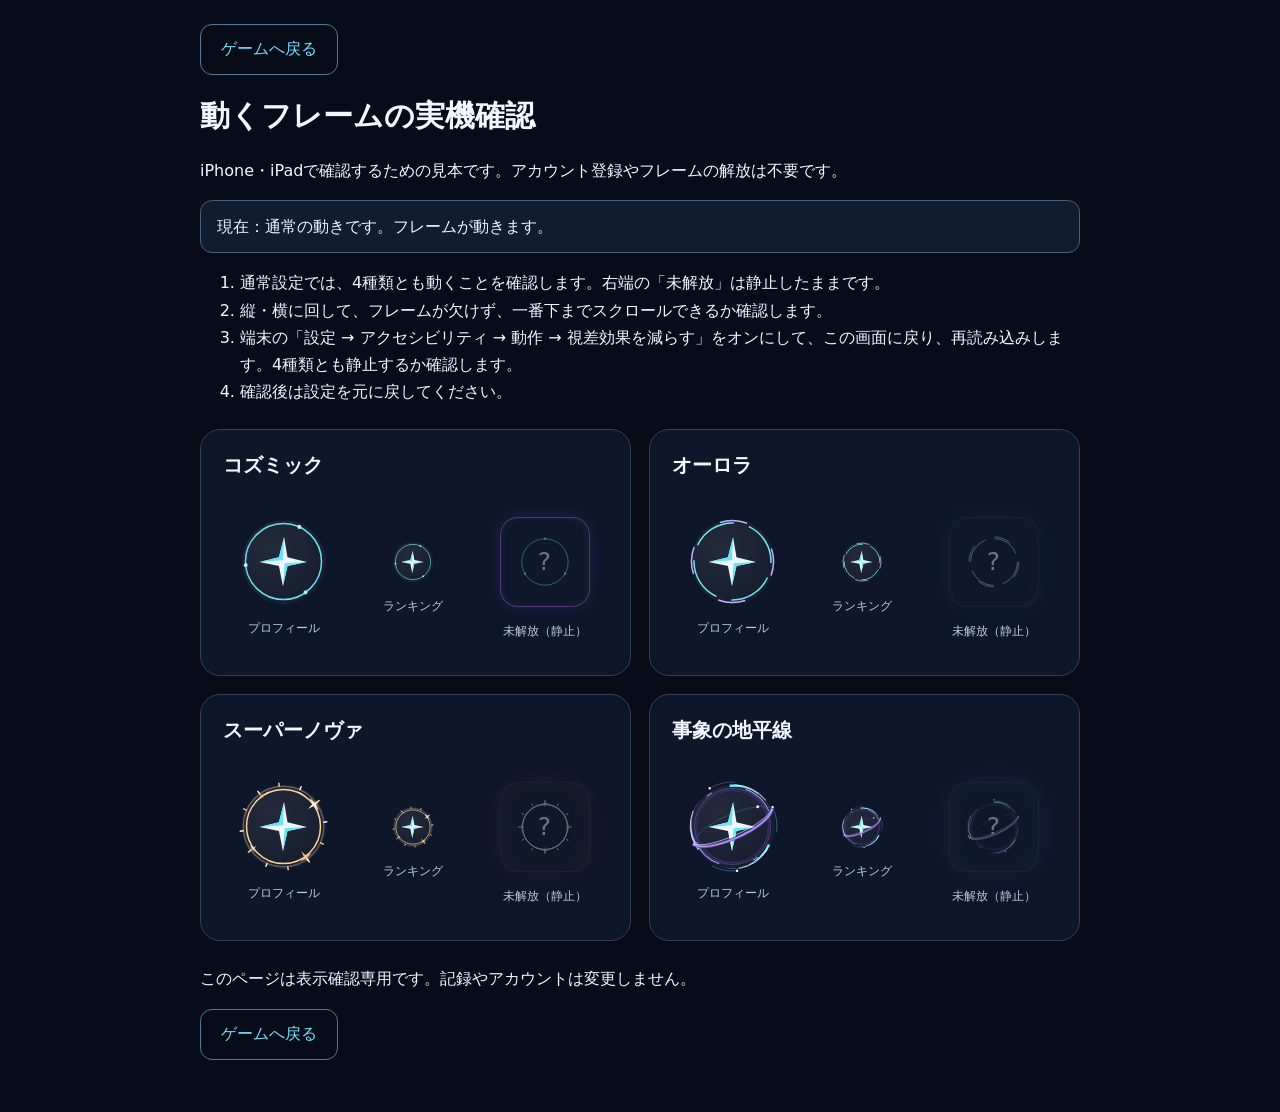
<file: device-visual-check.html>
<!doctype html>
<html lang="ja"><head><meta charset="utf-8"><meta name="viewport" content="width=device-width,initial-scale=1,viewport-fit=cover"><title>フレームの実機確認 | INTERVAL COSMOS</title>
<link rel="stylesheet" href="styles.css"><link rel="stylesheet" href="phase3-v205.css"><link rel="stylesheet" href="phase5-v205.css"><link rel="stylesheet" href="phase11-art-v205.css"><link rel="stylesheet" href="phase11-frames-v205.css">
<style>
html{height:auto;overflow:auto}body{display:block;height:auto;min-height:100svh;overflow:auto;margin:0;padding:24px max(20px,env(safe-area-inset-right)) max(32px,env(safe-area-inset-bottom)) max(20px,env(safe-area-inset-left));background:#070c18;color:#f1f6ff;font-family:system-ui,sans-serif;box-sizing:border-box}main{max-width:880px;margin:auto}h1{font-size:clamp(22px,5vw,30px);line-height:1.4}h2{font-size:20px;margin:0 0 24px}p,li{line-height:1.7}a{color:#6ee4ff}.status{padding:12px 16px;border:1px solid #456079;border-radius:12px;background:#101c30}.frames{display:grid;grid-template-columns:repeat(auto-fit,minmax(min(100%,330px),1fr));gap:18px;margin:24px 0}.frame-check{padding:22px;border:1px solid #30405d;border-radius:20px;background:#0e1629;min-width:0}.samples{display:flex;align-items:center;justify-content:space-around;gap:20px;flex-wrap:wrap;min-height:150px}.sample{text-align:center;display:grid;justify-items:center;gap:16px}.sample span{font-size:12px;color:#bacbe4}.sample .v205-profile-avatar{width:84px;height:84px;display:grid;place-items:center;border-radius:50%}.sample .rank-avatar{display:grid;place-items:center}.sample .v205-avatar-image{width:70%;height:70%;object-fit:contain}.sample .v205-frame-card{width:90px;min-height:90px;padding:10px;margin:0;display:grid;place-items:center}.sample .v205-frame-orb{width:54px;height:54px;display:grid;place-items:center;border-radius:50%}.back{display:inline-block;padding:14px 20px;margin-bottom:20px;border:1px solid #4c7b94;border-radius:12px;text-decoration:none}
</style></head><body><main>
<a class="back" href="index.html">ゲームへ戻る</a><h1>動くフレームの実機確認</h1>
<p>iPhone・iPadで確認するための見本です。アカウント登録やフレームの解放は不要です。</p>
<p class="status" id="motion-state" role="status"></p>
<ol><li>通常設定では、4種類とも動くことを確認します。右端の「未解放」は静止したままです。</li><li>縦・横に回して、フレームが欠けず、一番下までスクロールできるか確認します。</li><li>端末の「設定 → アクセシビリティ → 動作 → 視差効果を減らす」をオンにして、この画面に戻り、再読み込みします。4種類とも静止するか確認します。</li><li>確認後は設定を元に戻してください。</li></ol>
<div class="frames" id="frames"></div>
<p>このページは表示確認専用です。記録やアカウントは変更しません。</p><a class="back" href="index.html">ゲームへ戻る</a>
<script>
const frames=[['cosmic','コズミック'],['aurora','オーロラ'],['supernova','スーパーノヴァ'],['event_horizon','事象の地平線']];
const avatar='<img class="v205-avatar-image" src="assets/art/v1/avatars/nova.svg" alt="新星" width="84" height="84">';
document.getElementById('frames').innerHTML=frames.map(([id,name])=>`<section class="frame-check"><h2>${name}</h2><div class="samples"><div class="sample"><div class="v205-profile-avatar v205-profile-frame v205-frame-${id}">${avatar}</div><span>プロフィール</span></div><div class="sample"><div class="rank-avatar v205-profile-frame v205-frame-${id}">${avatar}</div><span>ランキング</span></div><div class="sample"><div class="v205-frame-card animated locked v205-frame-${id}"><div class="v205-frame-orb">?</div></div><span>未解放（静止）</span></div></div></section>`).join('');
const motion=matchMedia('(prefers-reduced-motion: reduce)');
function showMotion(){document.getElementById('motion-state').textContent=motion.matches?'現在：動きを減らす設定がオンです。フレームは静止します。':'現在：通常の動きです。フレームが動きます。';}
motion.addEventListener('change',showMotion);showMotion();
</script></main></body></html>
</file>
<file: styles.css>
:root {
  --bg: #070914;
  --bg-2: #0b1022;
  --panel: rgba(14, 20, 43, 0.72);
  --panel-strong: rgba(15, 22, 48, 0.9);
  --line: rgba(177, 218, 255, 0.16);
  --line-bright: rgba(83, 222, 255, 0.55);
  --text: #f7f8ff;
  --muted: #9aa8c7;
  --cyan: #50dcff;
  --cyan-2: #0fb9ef;
  --pink: #ff5db8;
  --violet: #9b7cff;
  --amber: #ffd166;
  --green: #58e4a7;
  --red: #ff617c;
  --shadow: 0 24px 80px rgba(0, 0, 0, 0.45);
  --radius: 22px;
  --safe-top: env(safe-area-inset-top, 0px);
  --safe-bottom: env(safe-area-inset-bottom, 0px);
  font-family: Inter, ui-sans-serif, system-ui, -apple-system, BlinkMacSystemFont, "Segoe UI", "Noto Sans JP", sans-serif;
  color-scheme: dark;
}

* { box-sizing: border-box; }
html, body { margin: 0; min-height: 100%; background: var(--bg); overscroll-behavior: none; }
body { color: var(--text); overflow-x: hidden; }
button, input, select { font: inherit; }
button { color: inherit; }
button:focus-visible, input:focus-visible, select:focus-visible { outline: 2px solid var(--cyan); outline-offset: 3px; }
button:disabled { cursor: not-allowed; opacity: 0.45; }

#starfield {
  position: fixed;
  inset: 0;
  width: 100%;
  height: 100%;
  z-index: 0;
  background: var(--bg);
}

#app { position: relative; z-index: 1; min-height: 100dvh; }
#overlay-root { position: fixed; inset: 0; z-index: 2147483647; pointer-events: none; }

.screen {
  min-height: 100dvh;
  width: 100%;
  display: flex;
  align-items: center;
  justify-content: center;
  padding: calc(16px + var(--safe-top)) 16px calc(16px + var(--safe-bottom));
  position: relative;
}

.screen::before {
  content: "";
  position: fixed;
  inset: 0;
  pointer-events: none;
  background:
    radial-gradient(circle at 20% 10%, rgba(70, 151, 255, 0.09), transparent 28%),
    radial-gradient(circle at 82% 82%, rgba(255, 80, 183, 0.08), transparent 30%),
    linear-gradient(to bottom, transparent 0%, rgba(3, 4, 12, 0.22) 100%);
}

.shell { width: min(100%, 1040px); position: relative; }
.shell.narrow { width: min(100%, 720px); }

.glass {
  background: linear-gradient(145deg, rgba(19, 28, 58, 0.78), rgba(9, 13, 31, 0.82));
  border: 1px solid var(--line);
  border-radius: var(--radius);
  box-shadow: var(--shadow), inset 0 1px 0 rgba(255, 255, 255, 0.05);
  backdrop-filter: blur(18px) saturate(125%);
}

.glass-soft {
  background: rgba(16, 23, 49, 0.55);
  border: 1px solid rgba(171, 215, 255, 0.12);
  border-radius: 16px;
  backdrop-filter: blur(12px);
}

.eyebrow {
  margin: 0 0 8px;
  color: var(--cyan);
  font-size: 0.72rem;
  letter-spacing: 0.34em;
  font-weight: 800;
  text-transform: uppercase;
}

h1, h2, h3, p { margin-top: 0; }
.title-display {
  font-size: clamp(3.1rem, 10vw, 7.4rem);
  line-height: 0.82;
  letter-spacing: 0.12em;
  font-weight: 950;
  margin: 0;
  text-align: center;
  background: linear-gradient(115deg, #fff 8%, #9eeeff 38%, #b7a2ff 63%, #ff93d1 90%);
  -webkit-background-clip: text;
  background-clip: text;
  color: transparent;
  filter: drop-shadow(0 0 18px rgba(80, 220, 255, 0.24));
}
.title-display.secondary { font-size: clamp(2.7rem, 8.5vw, 6.4rem); margin-top: 14px; }
.title-sub {
  text-align: center;
  color: rgba(232, 239, 255, 0.72);
  letter-spacing: 0.23em;
  font-size: clamp(0.72rem, 2vw, 1rem);
  margin: 30px 0 44px;
}

.splash {
  background: #f8fbff;
  color: #0a0d17;
  animation: splashLife 3.4s ease forwards;
}
.splash-logo { text-align: center; }
.splash-orbit {
  width: 122px; height: 122px; margin: 0 auto 26px; position: relative;
  border: 3px solid #111827; border-radius: 50%;
}
.splash-orbit::before {
  content: ""; position: absolute; width: 176px; height: 54px; border: 3px solid #111827;
  border-radius: 50%; left: 50%; top: 50%; transform: translate(-50%, -50%) rotate(-18deg);
}
.splash-orbit::after {
  content: ""; position: absolute; width: 16px; height: 16px; background: #111827; border-radius: 50%;
  right: -14px; top: 29px;
}
.splash-name { font-weight: 900; letter-spacing: 0.25em; font-size: clamp(1.1rem, 4vw, 1.8rem); }
.splash-meta { position: fixed; bottom: 22px; left: 50%; transform: translateX(-50%); color: #718096; font-size: .62rem; letter-spacing: .28em; text-transform: uppercase; white-space: nowrap; }
.splash-version { position: fixed; right: 16px; bottom: 12px; color: #a6afbd; font: 0.58rem ui-monospace, monospace; }
@keyframes splashLife { 0% { opacity: 0; } 16%, 78% { opacity: 1; } 100% { opacity: 0; } }

.hero-wrap { display: flex; flex-direction: column; align-items: center; }
.logo-mark {
  width: 54px; height: 54px; border-radius: 50%; margin-bottom: 28px;
  border: 1px solid rgba(115, 231, 255, .7); position: relative;
  box-shadow: 0 0 30px rgba(80, 220, 255, .24), inset 0 0 18px rgba(155,124,255,.18);
}
.logo-mark::before { content:""; position:absolute; inset: 17px; border-radius: 50%; background: white; box-shadow: 0 0 18px white; }
.logo-mark::after { content:""; position:absolute; width: 84px; height: 25px; border: 1px solid rgba(255, 209, 102, .8); border-radius: 50%; left: 50%; top: 50%; transform: translate(-50%,-50%) rotate(-17deg); }

.primary-btn, .secondary-btn, .icon-btn, .mode-card, .answer-btn, .chip, .tab-btn {
  -webkit-tap-highlight-color: transparent;
}
.primary-btn {
  min-width: 250px;
  border: 1px solid rgba(104, 226, 255, 0.52);
  border-radius: 16px;
  padding: 17px 28px;
  cursor: pointer;
  background: linear-gradient(135deg, rgba(45, 163, 224, .22), rgba(137, 86, 255, .18) 55%, rgba(255, 78, 176, .13));
  box-shadow: 0 12px 42px rgba(0, 0, 0, .35), inset 0 1px rgba(255,255,255,.08), 0 0 0 rgba(80,220,255,0);
  font-weight: 900;
  letter-spacing: .2em;
  transition: transform .18s ease, border-color .18s ease, box-shadow .18s ease;
  position: relative;
  overflow: hidden;
}
.primary-btn::before { content:""; position:absolute; inset:0; background: linear-gradient(110deg, transparent 20%, rgba(255,255,255,.22) 45%, transparent 70%); transform: translateX(-120%); transition: transform .6s ease; }
.primary-btn:hover { transform: translateY(-2px) scale(1.015); border-color: rgba(168,241,255,.9); box-shadow: 0 15px 50px rgba(0,0,0,.42), 0 0 34px rgba(80,220,255,.13); }
.primary-btn:hover::before { transform: translateX(120%); }
.primary-btn:active { transform: scale(.985); }
.primary-btn.hyper { border-color: rgba(255, 209, 102, .7); background: linear-gradient(135deg, rgba(255,174,40,.25), rgba(255,80,66,.19), rgba(255,65,177,.17)); box-shadow: 0 0 36px rgba(255,146,49,.13); }

.secondary-btn {
  border: 1px solid rgba(182, 218, 255, .18);
  background: rgba(255,255,255,.045);
  color: rgba(238,244,255,.78);
  border-radius: 12px;
  padding: 10px 15px;
  cursor: pointer;
  transition: .18s ease;
}
.secondary-btn:hover { border-color: rgba(80,220,255,.5); color: white; background: rgba(80,220,255,.08); }
.secondary-btn.danger:hover { border-color: rgba(255,97,124,.55); background: rgba(255,97,124,.08); }

.icon-btn {
  width: 42px; height: 42px; display: inline-grid; place-items: center; border-radius: 12px;
  border: 1px solid rgba(185, 221, 255, .16); background: rgba(255,255,255,.045); cursor: pointer;
  transition: .18s ease; color: rgba(241,247,255,.85);
}
.icon-btn:hover { border-color: rgba(80,220,255,.48); background: rgba(80,220,255,.08); }
.icon-btn.active { color: var(--cyan); border-color: rgba(80,220,255,.52); background: rgba(80,220,255,.1); }

.topbar { display: flex; align-items: center; justify-content: space-between; gap: 12px; margin-bottom: 18px; }
.topbar-title h1 { margin: 0; font-size: clamp(1.55rem, 4vw, 2.4rem); letter-spacing: .1em; }
.topbar-title p { margin: 5px 0 0; color: var(--muted); font-size: .83rem; }
.top-actions { display: flex; gap: 8px; }

.home-panel { padding: clamp(18px, 4vw, 34px); }
.home-header { text-align: center; margin-bottom: 26px; }
.home-header h1 { font-size: clamp(1.7rem, 5vw, 2.6rem); margin-bottom: 8px; letter-spacing: .12em; }
.home-header p { color: var(--muted); margin-bottom: 0; }
.mode-grid { display: grid; grid-template-columns: repeat(2, minmax(0, 1fr)); gap: 13px; }
.mode-card {
  min-height: 142px; text-align: left; padding: 20px; cursor: pointer;
  border: 1px solid rgba(171, 215, 255, .13); border-radius: 18px;
  background: linear-gradient(145deg, rgba(25,34,66,.72), rgba(10,14,32,.75));
  position: relative; overflow: hidden; transition: transform .2s ease, border-color .2s ease, background .2s ease;
}
.mode-card::after { content:""; position:absolute; width:140px; height:140px; border-radius:50%; right:-70px; top:-70px; background: radial-gradient(circle, rgba(80,220,255,.15), transparent 68%); }
.mode-card:hover { transform: translateY(-3px); border-color: rgba(80,220,255,.46); background: linear-gradient(145deg, rgba(29,43,81,.82), rgba(11,17,39,.82)); }
.mode-card.hyper::after { background: radial-gradient(circle, rgba(255,177,63,.23), transparent 68%); }
.mode-card.hyper { grid-column: span 2; min-height: 118px; border-color: rgba(255,190,76,.28); background: linear-gradient(125deg, rgba(66,32,17,.72), rgba(36,15,41,.7), rgba(14,19,42,.75)); }
.mode-card.practice::after { background: radial-gradient(circle, rgba(88,228,167,.15), transparent 68%); }
.mode-kicker { display:block; color: var(--cyan); font-size: .65rem; font-weight: 900; letter-spacing: .25em; margin-bottom: 10px; }
.mode-card.hyper .mode-kicker { color: var(--amber); }
.mode-card.practice .mode-kicker { color: var(--green); }
.mode-title { display:block; font-size: clamp(1.05rem, 3vw, 1.4rem); font-weight: 900; letter-spacing: .05em; margin-bottom: 8px; }
.mode-desc { display:block; color: var(--muted); font-size: .78rem; line-height: 1.55; max-width: 95%; }
.mode-badge { position:absolute; right:15px; bottom:14px; color: rgba(232,241,255,.45); font: .7rem ui-monospace, monospace; }
.home-footer { display:flex; justify-content:space-between; align-items:center; gap:10px; margin-top:16px; }
.home-footer .secondary-btn { flex: 1; }

.select-panel { padding: clamp(18px, 4vw, 32px); }
.segmented { display:flex; padding:4px; background: rgba(255,255,255,.04); border:1px solid rgba(190,220,255,.11); border-radius:14px; gap:4px; margin-bottom:20px; }
.tab-btn { flex:1; border:0; padding:10px 9px; border-radius:10px; background:transparent; color:var(--muted); cursor:pointer; font-weight:750; transition:.16s ease; }
.tab-btn.active { background: rgba(80,220,255,.12); color:var(--cyan); box-shadow: inset 0 0 0 1px rgba(80,220,255,.16); }
.practice-list { display:grid; gap:11px; }
.practice-option { width:100%; display:flex; align-items:center; gap:16px; text-align:left; border:1px solid rgba(180,220,255,.13); border-radius:16px; background:rgba(255,255,255,.035); padding:17px; cursor:pointer; transition:.18s ease; }
.practice-option:hover { transform:translateX(3px); border-color:rgba(80,220,255,.42); background:rgba(80,220,255,.055); }
.practice-icon { width:46px; height:46px; border-radius:14px; display:grid; place-items:center; font-size:1.3rem; background:rgba(80,220,255,.09); border:1px solid rgba(80,220,255,.17); flex:0 0 auto; }
.practice-copy strong { display:block; margin-bottom:4px; }
.practice-copy span { color:var(--muted); font-size:.78rem; line-height:1.45; }

.interval-tools { display:flex; gap:8px; margin-bottom:12px; }
.interval-tools button { flex:1; }
.interval-grid { display:grid; grid-template-columns: repeat(3, minmax(0,1fr)); gap:8px; }
.chip { min-height:62px; border:1px solid rgba(180,220,255,.12); background:rgba(255,255,255,.03); border-radius:13px; cursor:pointer; transition:.16s ease; padding:9px 7px; }
.chip .iv-key { display:block; font-weight:950; font-size:1rem; color:rgba(236,243,255,.55); }
.chip .iv-name { display:block; font-size:.68rem; color:rgba(196,208,231,.55); margin-top:3px; }
.chip.selected { border-color:rgba(80,220,255,.62); background:linear-gradient(145deg,rgba(80,220,255,.13),rgba(155,124,255,.1)); box-shadow:0 0 20px rgba(80,220,255,.07), inset 0 0 0 1px rgba(80,220,255,.07); }
.chip.selected .iv-key { color:var(--cyan); }
.chip.selected .iv-name { color:rgba(238,247,255,.85); }
.start-row { display:flex; gap:10px; align-items:center; margin-top:18px; }
.start-row .primary-btn { flex:1; min-width:0; }
.selected-count { color:var(--muted); font: .75rem ui-monospace, monospace; white-space:nowrap; }

.play-screen { align-items: stretch; padding-top: calc(8px + var(--safe-top)); }
.play-shell { width:min(100%, 920px); margin:0 auto; display:flex; flex-direction:column; min-height:calc(100dvh - 16px - var(--safe-top) - var(--safe-bottom)); }
.play-hud { display:grid; grid-template-columns:1fr auto 1fr; align-items:center; gap:10px; margin-bottom:10px; }
.hud-left { justify-self:start; }
.hud-right { justify-self:end; display:flex; gap:8px; align-items:center; }
.hud-center { justify-self:center; }
.metric { min-width:92px; padding:8px 11px; text-align:center; border-radius:13px; background:rgba(9,15,33,.68); border:1px solid rgba(166,219,255,.13); }
.metric-label { color:var(--muted); font-size:.58rem; font-weight:900; letter-spacing:.2em; }
.metric-value { display:block; margin-top:2px; font-weight:950; font-size:1.24rem; font-variant-numeric:tabular-nums; }
.metric.combo .metric-value { color:var(--amber); }
.metric.combo.hot { box-shadow:0 0 24px rgba(255,190,70,.2); border-color:rgba(255,190,70,.4); }
.timer-ring { width:58px; height:58px; position:relative; }
.timer-ring svg { width:100%; height:100%; transform:rotate(-90deg); }
.timer-ring .track { fill:none; stroke:rgba(255,255,255,.08); stroke-width:5; }
.timer-ring .progress { fill:none; stroke:url(#timerGradient); stroke-width:5; stroke-linecap:round; transition:stroke-dashoffset .12s linear; }
.timer-text { position:absolute; inset:0; display:grid; place-items:center; font-weight:950; font-size:.93rem; font-variant-numeric:tabular-nums; }

.question-zone { flex:1; min-height:225px; display:flex; align-items:center; justify-content:center; padding:14px; position:relative; }
.question-card { width:min(100%, 760px); min-height:210px; padding:20px; display:flex; align-items:center; justify-content:center; flex-direction:column; text-align:center; }
.question-label { font-size:.63rem; color:var(--muted); letter-spacing:.28em; font-weight:900; margin-bottom:15px; }
.note-question { font-size:clamp(2.35rem, 8vw, 5.6rem); font-weight:950; letter-spacing:.08em; text-shadow:0 0 25px rgba(80,220,255,.14); }
.note-question .arrow { color:rgba(226,235,255,.31); margin:0 clamp(8px,3vw,25px); font-weight:500; }
.note-question.hidden-notes { filter:blur(16px); opacity:.16; user-select:none; }
.ear-prompt { font-size:clamp(1.6rem, 6vw, 3.4rem); font-weight:950; margin-bottom:14px; }
.ear-prompt span { color:var(--cyan); }
.question-meta { margin-top:14px; color:var(--muted); font-size:.72rem; min-height:1.2em; }
.sound-controls { display:flex; gap:8px; margin-top:15px; }
.sound-controls .secondary-btn { padding:8px 12px; font-size:.75rem; }

.keyboard-wrap { width:100%; max-width:680px; }
.keyboard-svg { display:block; width:100%; height:auto; overflow:visible; }
.key-marker { transform-origin:center; animation:keyPulse 1.15s ease-in-out infinite; }
@keyframes keyPulse { 0%,100%{opacity:1;filter:drop-shadow(0 0 5px rgba(255,255,255,.45))} 50%{opacity:.72;filter:drop-shadow(0 0 13px rgba(255,255,255,.7))} }

.answer-area { padding:9px 0 2px; }
.answer-grid { display:grid; grid-template-columns:repeat(13,minmax(0,1fr)); gap:6px; }
.answer-btn { height:62px; border-radius:12px; border:1px solid rgba(163,216,255,.2); background:linear-gradient(145deg,rgba(22,32,64,.78),rgba(10,15,33,.86)); cursor:pointer; position:relative; transition:transform .1s ease,border-color .14s ease,background .14s ease,box-shadow .14s ease; overflow:hidden; }
.answer-btn:hover { transform:translateY(-2px); border-color:rgba(80,220,255,.52); background:linear-gradient(145deg,rgba(29,47,86,.82),rgba(12,20,45,.9)); }
.answer-btn:active { transform:scale(.97); }
.answer-btn .answer-main { display:block; font-size:.91rem; font-weight:950; }
.answer-btn .hotkey { position:absolute; right:5px; top:3px; color:rgba(224,235,255,.25); font: .48rem ui-monospace,monospace; }
.answer-btn.correct { border-color:rgba(88,228,167,.9); background:rgba(88,228,167,.22); box-shadow:0 0 25px rgba(88,228,167,.24); }
.answer-btn.wrong { border-color:rgba(255,97,124,.9); background:rgba(255,97,124,.22); box-shadow:0 0 25px rgba(255,97,124,.23); }

.play-footer { display:flex; align-items:center; justify-content:space-between; gap:10px; min-height:46px; margin-top:6px; }
.feedback-line { color:var(--muted); font-size:.75rem; }
.feedback-line strong.ok { color:var(--green); }
.feedback-line strong.ng { color:var(--red); }
.hold-btn { position:relative; overflow:hidden; min-width:118px; }
.hold-fill { position:absolute; inset:0 auto 0 0; width:0%; background:rgba(255,97,124,.16); pointer-events:none; }
.hold-label { position:relative; z-index:1; }

.countdown { position:fixed; inset:0; display:grid; place-items:center; background:rgba(2,4,13,.7); backdrop-filter:blur(8px); z-index:900; }
.countdown-number { font-size:clamp(6rem,25vw,13rem); font-weight:950; animation:countPulse .9s ease-out both; text-shadow:0 0 30px rgba(80,220,255,.55),0 0 70px rgba(155,124,255,.35); }
@keyframes countPulse { 0%{opacity:0;transform:scale(.45)} 35%{opacity:1;transform:scale(1.18)} 100%{opacity:0;transform:scale(.86)} }

.danger-vignette::after { content:""; position:fixed; inset:0; pointer-events:none; z-index:2; box-shadow:inset 0 0 120px rgba(255,45,77,.22); animation:dangerPulse 1s ease-in-out infinite; }
@keyframes dangerPulse { 0%,100%{opacity:.35} 50%{opacity:1} }

.result-panel { padding:clamp(18px,4vw,34px); }
.result-head { text-align:center; }
.result-head h1 { font-size:clamp(1.8rem,5vw,3rem); letter-spacing:.12em; margin-bottom:7px; }
.result-mode { color:var(--muted); font-size:.78rem; }
.score-big { font-size:clamp(3.3rem,12vw,7.6rem); font-weight:950; line-height:1; margin:22px 0 8px; font-variant-numeric:tabular-nums; background:linear-gradient(110deg,#fff,#73e7ff 45%,#d197ff 75%,#ff8bc9); background-clip:text; -webkit-background-clip:text; color:transparent; filter:drop-shadow(0 0 24px rgba(80,220,255,.18)); }
.score-caption { color:var(--muted); font-size:.64rem; letter-spacing:.28em; font-weight:900; }
.stat-grid { display:grid; grid-template-columns:repeat(5,minmax(0,1fr)); gap:9px; margin:22px 0; }
.stat-card { padding:14px 8px; text-align:center; }
.stat-card .label { color:var(--muted); font-size:.6rem; letter-spacing:.08em; }
.stat-card .value { display:block; font-size:1.25rem; font-weight:950; margin-top:4px; }
.analysis-section { margin-top:16px; }
.analysis-title { display:flex; align-items:center; justify-content:space-between; gap:10px; margin-bottom:10px; }
.analysis-title h2 { font-size:1rem; margin:0; letter-spacing:.08em; }
.analysis-title span { color:var(--muted); font-size:.66rem; }
.mastery-grid { display:grid; grid-template-columns:repeat(13,minmax(0,1fr)); gap:6px; }
.mastery-cell { border-radius:10px; padding:10px 4px; text-align:center; background:rgba(255,255,255,.03); border:1px solid rgba(180,220,255,.1); }
.mastery-cell .key { display:block; font-weight:900; font-size:.72rem; }
.mastery-cell .pct { display:block; color:var(--muted); font-size:.54rem; margin-top:4px; }
.mastery-cell.level-0 { opacity:.45; }
.mastery-cell.level-1 { background:rgba(255,97,124,.08); border-color:rgba(255,97,124,.2); }
.mastery-cell.level-2 { background:rgba(255,209,102,.08); border-color:rgba(255,209,102,.2); }
.mastery-cell.level-3 { background:rgba(80,220,255,.08); border-color:rgba(80,220,255,.22); }
.mastery-cell.level-4 { background:rgba(88,228,167,.1); border-color:rgba(88,228,167,.25); }
.insight-grid { display:grid; grid-template-columns:1.2fr .8fr; gap:10px; margin-top:10px; }
.insight-card { padding:16px; }
.insight-card h3 { font-size:.75rem; color:var(--cyan); letter-spacing:.1em; margin-bottom:7px; }
.insight-card p { color:rgba(229,237,255,.82); font-size:.8rem; line-height:1.6; margin:0; }
.result-actions { display:flex; gap:10px; margin-top:20px; }
.result-actions button { flex:1; }

.settings-modal, .records-modal { position:fixed; inset:0; z-index:1200; background:rgba(2,4,12,.76); backdrop-filter:blur(10px); display:grid; place-items:center; padding:16px; }
.modal-card { width:min(100%,520px); padding:22px; max-height:min(88dvh,780px); overflow:auto; }
.modal-head { display:flex; justify-content:space-between; align-items:flex-start; gap:12px; margin-bottom:18px; }
.modal-head h2 { margin:0; font-size:1.35rem; }
.modal-head p { margin:5px 0 0; color:var(--muted); font-size:.75rem; }
.setting-row { padding:14px 0; border-top:1px solid rgba(185,220,255,.1); }
.setting-row:first-of-type { border-top:0; }
.setting-label { display:flex; justify-content:space-between; gap:12px; align-items:center; margin-bottom:9px; }
.setting-label strong { font-size:.84rem; }
.setting-label span { color:var(--muted); font-size:.7rem; }
.range { width:100%; accent-color:var(--cyan); }
.toggle { width:48px; height:26px; border-radius:999px; border:1px solid rgba(180,220,255,.16); background:rgba(255,255,255,.08); padding:3px; cursor:pointer; }
.toggle::after { content:""; display:block; width:18px; height:18px; border-radius:50%; background:#dce6f7; transition:transform .18s ease,background .18s ease; }
.toggle.on { background:rgba(80,220,255,.18); border-color:rgba(80,220,255,.5); }
.toggle.on::after { transform:translateX(20px); background:var(--cyan); }

.records-list { display:grid; gap:8px; }
.record-row { display:grid; grid-template-columns:1fr auto; align-items:center; gap:12px; padding:13px; border-radius:13px; background:rgba(255,255,255,.035); border:1px solid rgba(180,220,255,.1); }
.record-row strong { display:block; font-size:.84rem; }
.record-row span { display:block; color:var(--muted); font-size:.66rem; margin-top:3px; }
.record-score { font-weight:950; color:var(--cyan); font-variant-numeric:tabular-nums; }
.empty-state { text-align:center; color:var(--muted); padding:35px 10px; }

.score-floater { position:fixed; font-weight:950; font-size:clamp(1.8rem,6vw,3.5rem); transform:translate(-50%,-50%); animation:scoreFly 1.15s cubic-bezier(.22,1,.36,1) forwards; text-shadow:0 0 18px currentColor; }
.score-floater.positive { color:var(--cyan); }
.score-floater.negative { color:var(--red); }
@keyframes scoreFly { 0%{opacity:0;transform:translate(-50%,-50%) scale(.5)} 22%{opacity:1;transform:translate(-50%,-75%) scale(1.22)} 72%{opacity:1;transform:translate(-50%,-110%) scale(1)} 100%{opacity:0;transform:translate(-50%,-160%) scale(.78)} }
.combo-burst { position:fixed; inset:0; display:grid; place-items:center; text-align:center; animation:burstLife 1.55s ease forwards; }
.combo-burst .num { font-size:clamp(5rem,20vw,11rem); font-weight:950; color:var(--amber); line-height:.8; text-shadow:0 0 45px rgba(255,183,58,.75); }
.combo-burst .word { font-size:clamp(1.5rem,7vw,4rem); font-weight:950; letter-spacing:.18em; }
.combo-burst .bonus { color:var(--cyan); margin-top:10px; font-weight:850; }
@keyframes burstLife { 0%{opacity:0;transform:scale(.3) rotate(-6deg)} 20%{opacity:1;transform:scale(1.16) rotate(2deg)} 72%{opacity:1;transform:scale(1)} 100%{opacity:0;transform:scale(.82)} }
.toast { position:fixed; left:50%; bottom:calc(22px + var(--safe-bottom)); transform:translateX(-50%); background:rgba(12,18,38,.94); border:1px solid rgba(80,220,255,.25); padding:11px 16px; border-radius:13px; box-shadow:var(--shadow); color:rgba(244,248,255,.9); font-size:.78rem; animation:toastLife 2.2s ease forwards; max-width:min(90vw,520px); text-align:center; }
@keyframes toastLife { 0%{opacity:0;transform:translate(-50%,12px)} 15%,75%{opacity:1;transform:translate(-50%,0)} 100%{opacity:0;transform:translate(-50%,-8px)} }


@media (max-width: 850px) {
  .answer-grid { grid-template-columns:repeat(7,minmax(0,1fr)); }
  .answer-btn { height:54px; }
  .mastery-grid { grid-template-columns:repeat(7,minmax(0,1fr)); }
  .stat-grid { grid-template-columns:repeat(3,minmax(0,1fr)); }
}

@media (max-width: 620px) {
  .screen { padding-left:10px; padding-right:10px; }
  .mode-grid { grid-template-columns:1fr; }
  .mode-card.hyper { grid-column:span 1; }
  .home-footer { flex-wrap:wrap; }
  .home-footer .secondary-btn { min-width:calc(50% - 5px); }
  .interval-grid { grid-template-columns:repeat(2,minmax(0,1fr)); }
  .play-hud { grid-template-columns:1fr auto; }
  .hud-center { grid-column:1 / -1; grid-row:2; }
  .metric { min-width:74px; padding:7px 8px; }
  .metric-value { font-size:1.05rem; }
  .question-zone { min-height:205px; padding:8px; }
  .question-card { min-height:195px; padding:15px 10px; }
  .answer-grid { grid-template-columns:repeat(5,minmax(0,1fr)); gap:5px; }
  .answer-btn { height:50px; border-radius:10px; }
  .answer-btn .answer-main { font-size:.76rem; }
  .answer-btn .hotkey { display:none; }
  .play-footer { align-items:flex-end; }
  .feedback-line { max-width:62%; font-size:.67rem; }
  .stat-grid { grid-template-columns:repeat(2,minmax(0,1fr)); }
  .mastery-grid { grid-template-columns:repeat(5,minmax(0,1fr)); }
  .insight-grid { grid-template-columns:1fr; }
  .result-actions { flex-direction:column; }
}

@media (max-height: 720px) and (min-width: 700px) {
  .question-zone { min-height:170px; }
  .question-card { min-height:165px; }
  .answer-btn { height:50px; }
  .title-sub { margin:20px 0 28px; }
}

/* Retained UI refinements */
.splash-orbit { display:none; }
.splash-logo-image {
  width: min(240px, 58vw);
  height: auto;
  display: block;
  margin: 0 auto 24px;
  filter: drop-shadow(0 10px 20px rgba(0,0,0,.12));
}
.splash-name { letter-spacing: .18em; }
.home-panel-strong {
  padding: clamp(20px, 4vw, 34px);
  background: linear-gradient(155deg, rgba(15,22,50,.86), rgba(7,11,25,.93));
}
.topbar-home { align-items: flex-start; margin-bottom: 20px; }
.home-section-label {
  margin: 8px 0 10px;
  color: var(--muted);
  font-size: .72rem;
  letter-spacing: .26em;
  font-weight: 900;
}
.mode-grid-home { gap: 14px; }
.mode-card.big { min-height: 156px; }
.mode-card.wide { width: 100%; min-height: 126px; }
.mode-stack { display: grid; gap: 14px; margin-top: 14px; }
.mode-card.earlink {
  border-color: rgba(255,97,124,.28);
  background: linear-gradient(145deg, rgba(47,14,29,.72), rgba(12,14,31,.78));
}
.danger-text { color: #ff86a2; }
.home-footer-rich { margin-top: 18px; }
.cloud-note {
  margin-top: 12px;
  text-align: center;
  color: var(--muted);
  font-size: .68rem;
}
.hyper-animated {
  animation: hyperPulse 1.6s ease-in-out infinite;
  box-shadow: 0 0 0 rgba(255,160,64,0), inset 0 1px 0 rgba(255,255,255,.08);
}
@keyframes hyperPulse {
  0%,100% { transform: translateY(0); box-shadow: 0 0 18px rgba(255,166,61,.10), 0 0 30px rgba(255,80,66,.05); }
  50% { transform: translateY(-1px) scale(1.008); box-shadow: 0 0 30px rgba(255,166,61,.18), 0 0 60px rgba(255,80,66,.1); }
}
.hyper-play .question-card-hyper {
  box-shadow: 0 20px 80px rgba(255,117,46,.16), inset 0 0 35px rgba(255,179,59,.06), var(--shadow);
  border-color: rgba(255,190,76,.22);
}
.hyper-play .metric.combo.hot { animation: hyperMetric 1s ease-in-out infinite; }
@keyframes hyperMetric {
  0%,100% { box-shadow: 0 0 18px rgba(255,190,70,.22); }
  50% { box-shadow: 0 0 36px rgba(255,120,50,.34); }
}
.note-pair {
  display: flex;
  align-items: center;
  justify-content: center;
  gap: clamp(16px, 5vw, 36px);
}
.note-gap {
  width: clamp(24px, 7vw, 54px);
  height: 3px;
  border-radius: 999px;
  background: linear-gradient(90deg, rgba(80,220,255,.3), rgba(255,93,184,.3));
}
.answer-area { padding: 8px 0 4px; }
.answer-rows { display: grid; gap: 10px; }
.answer-row { display: grid; gap: 10px; }
.answer-row.cols-1 { grid-template-columns: 1fr; }
.answer-row.cols-2 { grid-template-columns: repeat(2, 1fr); }
.answer-row.cols-3 { grid-template-columns: repeat(3, 1fr); }
.answer-btn-large {
  min-height: 88px;
  border-radius: 20px;
  border: 1px solid rgba(200,220,255,.18);
  background: linear-gradient(145deg, rgba(14,18,33,.96), rgba(10,12,24,.96));
  box-shadow: inset 0 0 0 1px rgba(255,255,255,.02);
}
.answer-btn-large .answer-main { font-size: clamp(1.05rem, 3.4vw, 1.52rem); }
.answer-btn-large:hover { border-color: rgba(80,220,255,.32); transform: translateY(-1px); }
.play-footer-stacked {
  flex-direction: column;
  align-items: center;
  justify-content: flex-start;
  gap: 10px;
  min-height: 92px;
  margin-top: 8px;
}
.hold-btn-wide {
  width: min(260px, 72vw);
  min-height: 54px;
  border-radius: 999px;
  justify-content: center;
  display: inline-flex;
  align-items: center;
}
.hold-btn-wide .hold-fill {
  background: linear-gradient(90deg, rgba(255,93,184,.24), rgba(80,220,255,.24));
}
.settings-version {
  margin-top: 14px;
  text-align: right;
  color: var(--muted);
  font: .62rem ui-monospace, monospace;
}
@media (max-width: 620px) {
  .play-shell { min-height: calc(100dvh - 10px - var(--safe-top) - var(--safe-bottom)); }
  .question-zone { min-height: 152px; padding: 4px 4px 8px; }
  .question-card { min-height: 142px; padding: 14px 10px; }
  .note-question { font-size: clamp(1.9rem, 10vw, 3rem); }
  .answer-row { gap: 8px; }
  .answer-btn-large { min-height: 78px; border-radius: 16px; }
  .answer-btn-large .answer-main { font-size: 1rem; }
  .play-footer-stacked { min-height: 84px; }
  .feedback-line { max-width: 100%; text-align: center; }
}

/* =========================================================
   INTERVAL COSMOS ver.2.0.4 — verified mobile/online UI
   ========================================================= */
html, body { min-height: 100%; }
body { min-height: 100dvh; }
button { touch-action: manipulation; user-select: none; }
.screen { overflow-y: auto; }

/* Splash */
.splash-logo-image { width:min(340px,72vw); max-height:42vh; object-fit:contain; display:block; margin:0 auto 12px; }
.splash-name { font-size:clamp(.82rem,3vw,1.18rem); letter-spacing:.26em; }
.splash-version { right:max(14px,env(safe-area-inset-right)); bottom:max(10px,env(safe-area-inset-bottom)); opacity:.62; }

/* Home visibility */
.home-screen { align-items:flex-start; padding-top:calc(10px + var(--safe-top)); }
.home-panel-strong { margin:auto 0; background:linear-gradient(155deg,rgba(15,22,50,.9),rgba(6,9,22,.96)); }
.topbar-home { align-items:flex-start; }
.topbar-home .top-actions { align-items:center; flex-wrap:nowrap; }
.home-section-label { display:flex; align-items:center; justify-content:space-between; }
.home-section-label small { color:rgba(218,229,248,.42); letter-spacing:.08em; }
.standard-card { background:linear-gradient(145deg,rgba(21,35,70,.9),rgba(7,12,28,.94)); }
.mode-stack { margin-top:14px; }
.expert-divider { display:flex; align-items:center; gap:12px; margin:18px 0 11px; color:rgba(255,115,150,.8); font-size:.67rem; font-weight:900; letter-spacing:.28em; }
.expert-divider::before,.expert-divider::after { content:""; height:1px; flex:1; background:linear-gradient(90deg,transparent,rgba(255,97,124,.35)); }
.expert-divider::after { transform:scaleX(-1); }
.earlink-elite { position:relative; isolation:isolate; overflow:hidden; border:1px solid rgba(255,73,121,.48); background:radial-gradient(circle at 82% 42%,rgba(255,36,94,.17),transparent 28%),linear-gradient(135deg,rgba(44,7,24,.94),rgba(8,8,20,.96) 62%); box-shadow:inset 0 0 32px rgba(255,45,98,.07),0 0 30px rgba(255,45,98,.08); }
.earlink-elite::before { content:""; position:absolute; inset:-40%; z-index:-1; background:conic-gradient(from 0deg,transparent,rgba(255,50,110,.12),transparent 35%); animation:earOrbit 5s linear infinite; }
.ear-danger-orbit { position:absolute; right:34px; top:50%; width:66px; height:66px; border:1px solid rgba(255,85,135,.4); border-radius:50%; transform:translateY(-50%); box-shadow:0 0 24px rgba(255,50,110,.18); }
.ear-danger-orbit::before,.ear-danger-orbit::after { content:""; position:absolute; inset:9px; border:1px solid rgba(255,85,135,.3); border-radius:50%; }
.ear-danger-orbit::after { inset:23px; background:rgba(255,70,120,.18); box-shadow:0 0 20px rgba(255,70,120,.45); }
@keyframes earOrbit { to { transform:rotate(360deg); } }
.cloud-note { display:flex; align-items:center; justify-content:center; gap:7px; }
.cloud-dot { width:7px; height:7px; border-radius:50%; background:#8993aa; box-shadow:0 0 10px currentColor; }
.cloud-note.ready .cloud-dot { background:var(--green); }
.cloud-note.connecting .cloud-dot { background:var(--amber); animation:cloudPulse 1s infinite; }
.cloud-note.error .cloud-dot { background:var(--red); }
@keyframes cloudPulse { 50% { opacity:.25; } }

/* Hyper Drive rich effects */
.hyper-animated { isolation:isolate; overflow:hidden; }
.hyper-animated::before { content:""; position:absolute; inset:-2px; z-index:-2; border-radius:inherit; background:linear-gradient(110deg,#ffb02e,#ff3f4f,#d72cff,#ffb02e); background-size:260% 260%; animation:hyperBorder 1.8s linear infinite; }
.hyper-animated::after { content:""; position:absolute; inset:2px; border-radius:calc(18px - 2px); z-index:-1; background:linear-gradient(125deg,rgba(77,27,9,.96),rgba(43,8,38,.96),rgba(9,14,35,.96)); }
.hyper-flame { position:absolute; bottom:-34px; width:120px; height:110px; border-radius:50% 50% 20% 20%; filter:blur(13px); opacity:.48; background:radial-gradient(ellipse at bottom,#fff36b 0 8%,#ff9d2e 18%,#ff2f52 46%,transparent 70%); animation:flameFlicker .72s ease-in-out infinite alternate; }
.hyper-flame.flame-a { right:7%; }
.hyper-flame.flame-b { right:18%; animation-delay:.24s; transform:scale(.7); }
@keyframes hyperBorder { 0%{background-position:0 50%}100%{background-position:260% 50%} }
@keyframes flameFlicker { from{transform:translateY(8px) scale(.92,.85);opacity:.35}to{transform:translateY(-8px) scale(1.12,1.2);opacity:.7} }
.hyper-play { background:radial-gradient(circle at center,rgba(104,25,0,.12),transparent 48%); }
.hyper-fx { position:fixed; inset:0; overflow:hidden; pointer-events:none; z-index:0; }
.warp-ring { position:absolute; left:50%; top:50%; width:24vmin; height:24vmin; border:2px solid rgba(255,179,70,.22); border-radius:50%; transform:translate(-50%,-50%) scale(.2); animation:warpRing 2.2s ease-out infinite; }
.warp-ring.r2 { animation-delay:.72s; border-color:rgba(255,63,93,.2); }
.warp-ring.r3 { animation-delay:1.44s; border-color:rgba(207,67,255,.2); }
.hyper-scan { position:absolute; inset:-30%; background:conic-gradient(from 0deg,transparent 0 35%,rgba(255,163,52,.08) 42%,transparent 49% 100%); animation:hyperScan 4s linear infinite; }
.edge-fire { position:absolute; top:18%; bottom:-10%; width:28vw; filter:blur(22px); opacity:.28; background:radial-gradient(ellipse at bottom,#ffd666,#ff542f 24%,rgba(255,27,89,.5) 47%,transparent 72%); animation:edgeFire 1.2s ease-in-out infinite alternate; }
.edge-fire.left { left:-15vw; }
.edge-fire.right { right:-15vw; animation-delay:.4s; }
@keyframes warpRing { 0%{opacity:0;transform:translate(-50%,-50%) scale(.2)}20%{opacity:.65}100%{opacity:0;transform:translate(-50%,-50%) scale(6)} }
@keyframes hyperScan { to{transform:rotate(360deg)} }
@keyframes edgeFire { from{transform:scaleY(.8) translateY(4%)}to{transform:scaleY(1.15) translateY(-3%)} }
.hyper-play .play-shell { z-index:1; }
.hyper-play .timer-ring { filter:drop-shadow(0 0 12px rgba(255,120,55,.45)); }
.hyper-countdown { background:radial-gradient(circle,rgba(90,20,0,.7),rgba(1,2,8,.92)); }
.hyper-countdown .countdown-number { color:#ffe48a; text-shadow:0 0 25px #ffcc4b,0 0 70px #ff4d2e,0 0 120px #d52aff; }

/* Question, no directional arrow */
.ready-title { font-size:clamp(1.55rem,6vw,3.3rem); margin-bottom:10px; }
.ready-copy { color:var(--muted); max-width:520px; line-height:1.65; }
.note-question .base-note { color:#d9f7ff; text-shadow:0 0 26px rgba(80,220,255,.24); }
.note-question .target-note { color:#ffe2f2; text-shadow:0 0 26px rgba(255,93,184,.2); }
.note-pair { display:flex; align-items:center; justify-content:center; gap:clamp(16px,5vw,36px); }
.note-gap { flex:0 0 clamp(34px,8vw,76px); height:2px; position:relative; background:linear-gradient(90deg,rgba(80,220,255,.5),rgba(255,93,184,.5)); }
.note-gap::before,.note-gap::after { content:""; position:absolute; top:50%; width:8px; height:8px; border-radius:50%; transform:translateY(-50%); }
.note-gap::before { left:-2px; background:var(--cyan); box-shadow:0 0 12px var(--cyan); }
.note-gap::after { right:-2px; background:var(--pink); box-shadow:0 0 12px var(--pink); }
.ear-prompt { display:flex; flex-direction:column; align-items:center; gap:5px; }
.ear-prompt strong { font-size:clamp(1.5rem,6vw,3.1rem); letter-spacing:.18em; }
.ear-prompt small { color:#ff8aaa; letter-spacing:.18em; font-size:.62rem; }
.ear-wave { height:46px; display:flex; align-items:center; gap:5px; }
.ear-wave i { width:5px; border-radius:99px; background:linear-gradient(#ff557f,#9b7cff); animation:earWave .75s ease-in-out infinite alternate; }
.ear-wave i:nth-child(1),.ear-wave i:nth-child(5){height:14px}.ear-wave i:nth-child(2),.ear-wave i:nth-child(4){height:29px;animation-delay:.15s}.ear-wave i:nth-child(3){height:43px;animation-delay:.3s}
@keyframes earWave { to{transform:scaleY(.45);opacity:.55} }

/* Answer buttons: exact 1 / 2 / 2 / 3 / 2 / 2 / 1 */
.answer-area { width:100%; padding:6px 0 0; }
.answer-rows { display:grid; gap:clamp(5px,.7vh,10px); width:100%; }
.answer-row { display:grid; gap:clamp(6px,.7vw,12px); }
.answer-row.cols-1 { grid-template-columns:1fr; }
.answer-row.cols-2 { grid-template-columns:repeat(2,minmax(0,1fr)); }
.answer-row.cols-3 { grid-template-columns:repeat(3,minmax(0,1fr)); }
.answer-btn-large { height:clamp(60px,8.2vh,106px); min-height:0; border-radius:clamp(12px,1.5vw,22px); border:1.5px solid rgba(210,222,240,.23); background:rgba(17,18,24,.94); box-shadow:inset 0 1px 0 rgba(255,255,255,.025),0 6px 18px rgba(0,0,0,.18); }
.answer-btn-large .answer-main { font-size:clamp(1.05rem,2.5vw,1.78rem); letter-spacing:.01em; }
.answer-btn-large:hover { background:rgba(23,27,38,.98); border-color:rgba(80,220,255,.48); }
.answer-btn-large:active { transform:scale(.985); background:rgba(35,42,58,.98); }

/* Long-press exit */
.play-footer-stacked { flex-direction:column; align-items:center; gap:7px; padding-bottom:max(5px,var(--safe-bottom)); }
.hold-btn-wide { width:min(285px,75vw); height:54px; padding:0; border-radius:999px; display:flex; align-items:center; justify-content:center; position:relative; border:1px solid rgba(210,222,240,.22); background:rgba(7,9,15,.72); color:rgba(230,235,246,.5); overflow:hidden; }
.hold-fill { position:absolute; inset:0 auto 0 0; width:0; border-radius:inherit; background:linear-gradient(90deg,rgba(255,72,125,.58),rgba(153,74,255,.62),rgba(59,207,255,.62)); transition:width .04s linear; }
.hold-shine { position:absolute; inset:0; background:linear-gradient(110deg,transparent 25%,rgba(255,255,255,.18) 45%,transparent 65%); transform:translateX(-120%); animation:holdShine 2.2s linear infinite; }
.hold-label { position:relative; z-index:2; font-weight:800; letter-spacing:.05em; }
@keyframes holdShine { to{transform:translateX(120%)} }
.mode-mini { color:var(--muted); font-size:.56rem; letter-spacing:.15em; font-weight:900; }

/* Online profile and rankings */
.player-modal { position:fixed; inset:0; z-index:1500; background:rgba(1,3,10,.86); backdrop-filter:blur(14px); display:grid; place-items:center; padding:16px; }
.player-card { width:min(100%,430px); }
.avatar-grid { display:grid; grid-template-columns:repeat(5,1fr); gap:8px; margin:12px 0 18px; }
.avatar-btn { aspect-ratio:1; border-radius:13px; border:1px solid rgba(180,220,255,.13); background:rgba(255,255,255,.04); font-size:1.35rem; cursor:pointer; transition:.16s; }
.avatar-btn.active { border-color:var(--cyan); background:rgba(80,220,255,.15); transform:scale(1.08); box-shadow:0 0 18px rgba(80,220,255,.2); }

.player-student-field { display:grid; grid-template-columns:auto 1fr auto; align-items:center; gap:10px; border:1px solid rgba(88,228,167,.28); background:rgba(8,28,24,.48); border-radius:15px; padding:11px 12px; margin-bottom:12px; }
.player-student-field > span { color:var(--green); font-size:.74rem; font-weight:850; white-space:nowrap; }
.player-student-field input { width:100%; min-width:0; border:0; outline:0; color:white; background:transparent; font-size:.96rem; letter-spacing:.06em; }
.player-student-field input[readonly] { color:rgba(235,244,255,.65); cursor:not-allowed; }
.player-student-field small { color:var(--muted); font-size:.58rem; white-space:nowrap; }
.player-name-field { display:grid; grid-template-columns:auto 1fr auto; align-items:center; gap:9px; border:1px solid rgba(180,220,255,.18); background:rgba(5,9,20,.72); border-radius:15px; padding:10px 12px; }
.player-name-field > span { font-size:1.35rem; }
.player-name-field input { width:100%; min-width:0; border:0; outline:0; color:white; background:transparent; font-size:1rem; }
.player-name-field small { color:var(--muted); font-size:.58rem; white-space:nowrap; }
.player-public-note { color:var(--muted); font-size:.67rem; line-height:1.5; margin:10px 0 18px; }
.player-save { width:100%; min-width:0; }
.cloud-setting > div { display:flex; justify-content:space-between; align-items:center; }
.cloud-setting p { color:var(--muted); font-size:.69rem; line-height:1.5; }
.cloud-state { font-size:.62rem; letter-spacing:.12em; font-weight:900; }
.cloud-state.ready { color:var(--green); }.cloud-state.connecting { color:var(--amber); }.cloud-state.error { color:var(--red); }.cloud-state.unconfigured { color:var(--muted); }
.ranking-modal { width:min(100%,610px); max-height:92dvh; }
.ranking-scope { display:grid; grid-template-columns:1fr 1fr; gap:5px; padding:4px; border-radius:13px; background:rgba(255,255,255,.04); margin-bottom:10px; }
.ranking-scope .tab-btn.hall.active { color:#d69aff; background:rgba(183,91,255,.12); }
.ranking-mode-tabs { display:grid; grid-template-columns:repeat(5,1fr); gap:4px; margin-bottom:12px; }
.rank-mode-btn { padding:9px 3px; border:0; border-bottom:2px solid transparent; background:transparent; color:var(--muted); font-size:.64rem; font-weight:900; cursor:pointer; }
.rank-mode-btn.active { color:var(--cyan); border-bottom-color:var(--cyan); background:rgba(80,220,255,.06); }
.ranking-list { display:grid; gap:7px; max-height:55dvh; overflow:auto; padding-right:3px; }
.ranking-row { display:grid; grid-template-columns:38px 42px minmax(0,1fr) auto; gap:8px; align-items:center; min-height:58px; padding:8px 11px; border:1px solid rgba(180,220,255,.09); border-radius:14px; background:rgba(255,255,255,.028); }
.ranking-row.mine { border-color:rgba(80,220,255,.42); background:rgba(80,220,255,.08); box-shadow:inset 3px 0 var(--cyan); }
.ranking-row.rank-1 { background:linear-gradient(90deg,rgba(255,198,55,.11),rgba(255,255,255,.025)); }
.ranking-row.rank-2 { background:linear-gradient(90deg,rgba(200,220,240,.08),rgba(255,255,255,.025)); }
.ranking-row.rank-3 { background:linear-gradient(90deg,rgba(213,128,70,.09),rgba(255,255,255,.025)); }
.rank-number { text-align:center; font-weight:950; color:rgba(238,244,255,.5); }
.rank-avatar { font-size:1.45rem; text-align:center; }
.rank-player { min-width:0; }
.rank-player strong { display:flex; align-items:center; gap:5px; overflow:hidden; white-space:nowrap; text-overflow:ellipsis; }
.rank-player span { display:block; margin-top:3px; color:var(--muted); font-size:.62rem; }
.you-tag { display:inline!important; color:var(--cyan)!important; padding:1px 5px; border:1px solid rgba(80,220,255,.34); border-radius:999px; font-size:.48rem!important; }
.rank-score { color:#fff; font-size:1.08rem; font-weight:950; font-variant-numeric:tabular-nums; }
.ranking-loading { min-height:220px; display:flex; align-items:center; justify-content:center; gap:10px; color:var(--muted); font-size:.74rem; }
.spinner { width:18px; height:18px; display:inline-block; border:2px solid rgba(255,255,255,.15); border-top-color:var(--cyan); border-radius:50%; animation:spin .75s linear infinite; }
@keyframes spin { to{transform:rotate(360deg)} }
.ranking-unavailable { text-align:center; padding:28px 10px 18px; }
.ranking-unavailable h3 { font-size:1rem; }
.ranking-unavailable p { color:var(--muted); line-height:1.6; font-size:.76rem; }
.ranking-unavailable .small { font-size:.66rem; }
.ranking-cloud-icon { font-size:3rem; filter:drop-shadow(0 0 16px rgba(80,220,255,.25)); }
.empty-galaxy { font-size:2.5rem; margin-bottom:8px; }
.ranking-submit { margin:15px auto 0; width:min(100%,500px); min-height:42px; padding:9px 13px; border-radius:12px; display:flex; align-items:center; justify-content:center; gap:10px; font-size:.7rem; }
.ranking-submit.pending { color:var(--muted); background:rgba(255,255,255,.035); }
.ranking-submit.done { flex-wrap:wrap; border:1px solid rgba(80,220,255,.26); background:rgba(80,220,255,.07); }
.ranking-submit.done strong { color:var(--cyan); letter-spacing:.12em; }
.ranking-submit.done b { color:white; font-size:.92rem; }
.ranking-submit.done em { width:100%; color:var(--green); font-style:normal; font-size:.58rem; letter-spacing:.12em; }
.ranking-submit.warning,.ranking-submit.error { color:#ff94aa; background:rgba(255,70,110,.08); }
.ranking-submit.muted { color:var(--muted); background:rgba(255,255,255,.03); }
.settings-version { margin-top:14px; text-align:right; color:var(--muted); font:.62rem ui-monospace,monospace; }

/* Rank-in cutscene */
.rank-burst { position:fixed; inset:0; display:grid; place-items:center; background:radial-gradient(circle,rgba(73,38,0,.74),rgba(0,0,0,.94)); animation:rankScene 2.3s ease forwards; }
.rank-burst-rings,.rank-burst-rings::before,.rank-burst-rings::after { position:absolute; width:150px; height:150px; border:2px solid rgba(255,198,58,.5); border-radius:50%; content:""; animation:rankRing 1.65s ease-out infinite; }
.rank-burst-rings::before { inset:-2px; animation-delay:.35s; }.rank-burst-rings::after { inset:-2px; animation-delay:.7s; }
.rank-burst-copy { position:relative; text-align:center; }
.rank-burst-kicker { color:rgba(255,255,255,.55); letter-spacing:.45em; font-size:.8rem; font-weight:900; }
.rank-burst-rank { color:#ffd765; font-size:clamp(6rem,28vw,12rem); font-weight:950; line-height:.95; text-shadow:0 0 30px #ffcb47,0 0 80px #ff6d1f; }
.rank-burst-rank span { font-size:.18em; }.rank-burst-score { color:white; font-weight:850; letter-spacing:.12em; }
@keyframes rankScene { 0%{opacity:0}12%,80%{opacity:1}100%{opacity:0} }
@keyframes rankRing { 0%{opacity:.8;transform:scale(.2)}100%{opacity:0;transform:scale(5)} }

/* Smartphone-first */
@media (max-width:620px) {
  .screen { padding-left:7px; padding-right:7px; }
  .home-panel { padding:15px 12px; border-radius:18px; }
  .topbar-title h1 { font-size:1.45rem; }.topbar-title p { font-size:.72rem; }
  .mode-grid-home { grid-template-columns:repeat(2,minmax(0,1fr)); gap:8px; }
  .mode-card.big { min-height:132px; padding:14px; }.mode-card.wide { min-height:104px; padding:15px; }
  .mode-title { font-size:1rem; }.mode-desc { font-size:.68rem; line-height:1.42; }.mode-badge { font-size:.56rem; right:10px; bottom:8px; }
  .home-footer-rich { display:grid; grid-template-columns:1fr 1fr; }.home-footer-rich .secondary-btn { min-width:0; font-size:.68rem; padding:10px 6px; }
  .ear-danger-orbit { width:48px; height:48px; right:17px; opacity:.6; }
  .play-screen { padding:calc(4px + var(--safe-top)) 7px calc(3px + var(--safe-bottom)); }
  .play-shell { min-height:calc(100dvh - 8px - var(--safe-top) - var(--safe-bottom)); }
  .play-hud { margin-bottom:2px; min-height:48px; grid-template-columns:1fr auto 1fr; }
  .mode-mini { font-size:.5rem; }.timer-ring { width:48px; height:48px; }
  .metric { min-width:66px; padding:5px 6px; border-radius:10px; }.metric-label { font-size:.48rem; }.metric-value { font-size:.95rem; }
  .question-zone { flex:0 0 auto; min-height:128px; padding:3px 0 5px; }.question-card { min-height:122px; padding:9px 8px; border-radius:15px; }
  .question-label { margin-bottom:6px; font-size:.51rem; }.note-question { font-size:clamp(1.8rem,10vw,2.85rem); }
  .question-meta { margin-top:6px; font-size:.58rem; }.sound-controls { margin-top:7px; }.sound-controls .secondary-btn { padding:5px 9px; font-size:.61rem; }
  .keyboard-wrap { max-width:390px; }
  .answer-rows { gap:5px; }.answer-row { gap:6px; }.answer-btn-large { height:clamp(48px,6.4dvh,66px); border-radius:12px; }
  .answer-btn-large .answer-main { font-size:clamp(.88rem,4.3vw,1.08rem); }
  .play-footer-stacked { gap:5px; min-height:64px; margin-top:4px; }.feedback-line { min-height:15px; font-size:.58rem; line-height:1.25; }
  .hold-btn-wide { height:45px; width:min(235px,68vw); font-size:.78rem; }.edge-fire { width:48vw; }
  .ranking-modal { padding:15px 10px; }.ranking-mode-tabs { gap:1px; }.rank-mode-btn { font-size:.55rem; }
  .ranking-row { grid-template-columns:32px 35px minmax(0,1fr) auto; padding:7px; gap:5px; }.rank-score { font-size:.92rem; }
}
@media (max-height:720px) and (max-width:620px) {
  .question-zone { min-height:104px; }.question-card { min-height:100px; padding:6px; }.question-meta { display:none; }
  .answer-btn-large { height:45px; }.answer-rows { gap:3px; }.play-footer-stacked { min-height:54px; }.hold-btn-wide { height:40px; }
}


/* =========================================================
   INTERVAL COSMOS ver.2.0.4
   ========================================================= */

/* Splash typography */
.splash-name {
  font-family: "Helvetica Neue", Inter, ui-sans-serif, system-ui, sans-serif;
  font-weight: 420;
  letter-spacing: .34em;
  font-size: clamp(.78rem, 2.8vw, 1.08rem);
  color: #28313d;
}
.splash-version {
  color: #697585;
  opacity: .92;
  font-weight: 600;
}

/* Select mode color system */
.practice-top {
  width: 100%;
  min-height: 88px;
  margin-bottom: 16px;
  text-align: left;
  border-color: rgba(116, 224, 174, .36);
  background:
    radial-gradient(circle at 86% 30%, rgba(121, 236, 184, .14), transparent 30%),
    linear-gradient(145deg, rgba(18, 57, 48, .92), rgba(7, 24, 26, .95));
  box-shadow: inset 0 1px 0 rgba(255,255,255,.04), 0 8px 28px rgba(0,0,0,.2);
}
.practice-top:hover {
  border-color: rgba(116, 224, 174, .62);
  background:
    radial-gradient(circle at 86% 30%, rgba(121, 236, 184, .2), transparent 32%),
    linear-gradient(145deg, rgba(22, 69, 57, .95), rgba(8, 30, 31, .97));
}
.practice-top .mode-kicker,
.practice-eyebrow { color: #7ce3b5; }
.practice-top .mode-badge { color: rgba(174, 244, 210, .62); }

.standard-card {
  border-color: rgba(88, 178, 255, .28);
  background:
    radial-gradient(circle at 85% 22%, rgba(79, 181, 255, .12), transparent 32%),
    linear-gradient(145deg, rgba(17, 45, 82, .94), rgba(7, 17, 38, .97));
}
.standard-card::after { background: radial-gradient(circle, rgba(65, 169, 255, .16), transparent 68%); }
.standard-card .mode-kicker { color: #7cc7ff; }
.standard-card:hover {
  border-color: rgba(104, 196, 255, .58);
  background:
    radial-gradient(circle at 85% 22%, rgba(79, 181, 255, .18), transparent 34%),
    linear-gradient(145deg, rgba(21, 56, 99, .96), rgba(8, 21, 45, .98));
}

.practice-shortcut {
  border-color: rgba(116, 224, 174, .32) !important;
  background: linear-gradient(145deg, rgba(22, 70, 57, .62), rgba(8, 34, 31, .68)) !important;
  color: #b9f1d6 !important;
}
.practice-shortcut:hover {
  border-color: rgba(116, 224, 174, .62) !important;
  background: linear-gradient(145deg, rgba(27, 82, 67, .78), rgba(9, 42, 37, .8)) !important;
}

/* Practice / beginner guide */
.learning-guide-card {
  width: 100%;
  display: grid;
  grid-template-columns: auto minmax(0,1fr) auto;
  align-items: center;
  gap: 14px;
  padding: 16px;
  margin-bottom: 18px;
  border: 1px solid rgba(117, 227, 177, .38);
  border-radius: 17px;
  background: linear-gradient(135deg, rgba(22, 75, 58, .55), rgba(8, 28, 30, .72));
  cursor: pointer;
  text-align: left;
  box-shadow: 0 0 0 rgba(92, 225, 164, 0);
  transition: transform .18s ease, border-color .18s ease, box-shadow .18s ease;
}
.learning-guide-card:hover {
  transform: translateY(-2px);
  border-color: rgba(117, 227, 177, .7);
  box-shadow: 0 0 28px rgba(92, 225, 164, .11);
}
.guide-icon { font-size: 1.7rem; }
.guide-copy strong { display:block; color:#dff9ec; font-size:.98rem; margin-bottom:4px; }
.guide-copy small { display:block; color:rgba(211,236,225,.66); font-size:.72rem; line-height:1.45; }
.guide-cta { color:#87e6ba; font-size:.7rem; font-weight:800; white-space:nowrap; }
.training-divider { display:flex; align-items:center; gap:10px; margin:4px 0 12px; color:rgba(204,220,242,.48); font-size:.62rem; letter-spacing:.22em; font-weight:900; }
.training-divider::before,.training-divider::after { content:""; flex:1; height:1px; background:rgba(180,220,255,.1); }

.guide-screen { align-items:flex-start; }
.guide-panel { margin:auto 0; padding:clamp(18px,4vw,32px); }
.guide-steps { display:grid; gap:11px; }
.guide-step {
  display:grid;
  grid-template-columns:42px minmax(0,1fr);
  gap:13px;
  padding:15px;
  border-radius:16px;
  border:1px solid rgba(180,220,255,.11);
  background:rgba(255,255,255,.032);
}
.step-number { width:38px; height:38px; border-radius:50%; display:grid; place-items:center; background:rgba(80,220,255,.12); border:1px solid rgba(80,220,255,.28); color:var(--cyan); font-weight:950; }
.guide-step h2 { margin:1px 0 7px; font-size:.95rem; }
.guide-step p { margin:0; color:rgba(224,233,248,.76); font-size:.78rem; line-height:1.65; }
.guide-example { margin-top:9px; padding:9px 11px; border-radius:10px; background:rgba(5,9,20,.55); color:rgba(238,245,255,.86); font-size:.72rem; }
.guide-example b { color:var(--cyan); }
.guide-tip { margin:14px 0 18px; padding:13px 15px; border-radius:14px; display:flex; flex-wrap:wrap; gap:8px 12px; border:1px solid rgba(117,227,177,.24); background:rgba(27,82,65,.2); }
.guide-tip strong { color:#83e7b8; }
.guide-tip span { color:rgba(224,238,231,.78); font-size:.76rem; }
.guide-reference-title { font-size:.9rem; letter-spacing:.08em; margin:0 0 10px; }
.guide-reference-grid { display:grid; grid-template-columns:repeat(4,minmax(0,1fr)); gap:7px; }
.guide-reference-cell { padding:9px 6px; text-align:center; border-radius:11px; background:rgba(255,255,255,.03); border:1px solid rgba(180,220,255,.09); }
.guide-reference-cell strong { display:block; color:var(--cyan); font-size:.86rem; }
.guide-reference-cell span { display:block; margin-top:2px; font-size:.67rem; }
.guide-reference-cell small { display:block; margin-top:3px; color:var(--muted); font-size:.56rem; }
.guide-start { width:100%; margin-top:17px; }

/* Per-question interval label typography */
.answer-btn-large .answer-main { font-weight: 900; }

/* Result mistake heatmap */
.miss-analysis { margin-top:20px; }
.miss-grid { display:grid; grid-template-columns:repeat(4,minmax(0,1fr)); gap:9px; }
.miss-card {
  position:relative;
  min-height:90px;
  padding:12px 10px;
  border-radius:14px;
  border:1px solid rgba(255,255,255,.1);
  background:rgba(19,18,27,.72);
  text-align:center;
}
.miss-card .miss-key { display:block; font-size:.67rem; letter-spacing:.08em; color:rgba(255,255,255,.55); }
.miss-card strong { display:block; margin-top:3px; font-size:.82rem; }
.miss-card .miss-rate { display:block; margin-top:8px; font-weight:950; font-size:.92rem; }
.miss-card small { display:block; margin-top:3px; color:rgba(255,255,255,.46); font-size:.55rem; }
.miss-heat-1 { border-color:rgba(255,190,84,.28); box-shadow:0 0 12px rgba(255,190,84,.07); }
.miss-heat-1 .miss-rate { color:#ffd27a; }
.miss-heat-2 { border-color:rgba(255,142,82,.38); box-shadow:0 0 18px rgba(255,128,70,.12); }
.miss-heat-2 .miss-rate { color:#ffad75; }
.miss-heat-3 { border-color:rgba(255,90,112,.5); box-shadow:0 0 24px rgba(255,75,108,.18); }
.miss-heat-3 .miss-rate { color:#ff7995; }
.miss-heat-4 { border-color:rgba(255,73,129,.72); box-shadow:0 0 10px rgba(255,73,129,.28),0 0 34px rgba(255,35,99,.22); background:linear-gradient(145deg,rgba(63,17,36,.7),rgba(23,13,28,.86)); }
.miss-heat-4 .miss-rate { color:#ff75a4; text-shadow:0 0 12px rgba(255,73,129,.45); }
.miss-perfect { padding:16px; text-align:center; border-radius:14px; color:#9ce8c3; background:rgba(65,180,125,.07); border:1px solid rgba(92,225,164,.18); }
.practice-result-btn { border-color:rgba(117,227,177,.26); color:#aeeccb; }

@media (max-width:620px) {
  .practice-top { min-height:78px; padding:12px 14px; margin-bottom:12px; }
  .practice-top .mode-desc { max-width:78%; }
  .learning-guide-card { grid-template-columns:auto minmax(0,1fr); padding:13px; gap:10px; }
  .guide-cta { grid-column:2; }
  .guide-panel { padding:14px 10px; }
  .guide-step { grid-template-columns:34px minmax(0,1fr); padding:12px 10px; gap:9px; }
  .step-number { width:32px; height:32px; }
  .guide-step h2 { font-size:.86rem; }
  .guide-step p { font-size:.72rem; }
  .guide-reference-grid { grid-template-columns:repeat(3,minmax(0,1fr)); }
  .miss-grid { grid-template-columns:repeat(2,minmax(0,1fr)); }
  .miss-card { min-height:82px; padding:10px 7px; }
}

/* =========================================================
   INTERVAL COSMOS ver.2.0.4
   Playback UX refinements
   ========================================================= */

.settings-gear-btn {
  font-size: 1.38rem;
  line-height: 1;
  font-family: "Segoe UI Symbol", "Apple Symbols", system-ui, sans-serif;
}

.playback-setting .segmented {
  margin-bottom: 0 !important;
}

.playback-help {
  display: grid;
  gap: 4px;
  margin-top: 10px;
  padding: 10px 12px;
  border-radius: 11px;
  border: 1px solid rgba(180, 220, 255, .08);
  background: rgba(255,255,255,.025);
}
.playback-help p {
  margin: 0;
  color: rgba(214, 225, 243, .64);
  font-size: .66rem;
  line-height: 1.55;
}
.playback-help strong {
  color: rgba(235, 243, 255, .82);
  font-size: .64rem;
  letter-spacing: .04em;
}

.both-order {
  margin-top: 12px;
  padding-top: 12px;
  border-top: 1px solid rgba(180, 220, 255, .08);
}
.setting-label.compact {
  margin-bottom: 8px;
}
.setting-label.compact strong {
  font-size: .76rem;
}
.both-order-tabs .tab-btn {
  font-size: .66rem;
  line-height: 1.25;
  letter-spacing: .01em;
  white-space: normal;
  min-height: 42px;
}

@media (max-width: 620px) {
  .settings-gear-btn { font-size: 1.34rem; }
  .playback-help { padding: 9px 10px; }
  .playback-help p { font-size: .63rem; }
  .both-order-tabs { flex-direction: column; }
  .both-order-tabs .tab-btn { min-height: 40px; }
}
</file>
<file: phase3-v205.css>
/* INTERVAL COSMOS v2.0.5 — Phase 3: ranking privacy / profile cards */

.v205-result-rank-grid {
  width:min(100%,680px);
  margin:18px auto 4px;
  display:grid;
  grid-template-columns:repeat(4,minmax(0,1fr));
  gap:8px;
}
.v205-result-rank-card {
  min-width:0;
  padding:12px 10px;
  border:1px solid rgba(180,220,255,.12);
  border-radius:14px;
  background:rgba(255,255,255,.035);
  display:grid;
  gap:3px;
  text-align:left;
}
.v205-result-rank-card.current {
  border-color:rgba(80,220,255,.3);
  background:linear-gradient(135deg,rgba(80,220,255,.1),rgba(126,83,255,.06));
}
.v205-result-rank-card span { color:var(--muted); font-size:.6rem; letter-spacing:.06em; }
.v205-result-rank-card strong { color:#fff; font-size:clamp(.95rem,2.7vw,1.22rem); font-weight:950; white-space:nowrap; overflow:hidden; text-overflow:ellipsis; }
.v205-result-rank-card small { color:rgba(190,210,238,.48); font-size:.5rem; letter-spacing:.12em; }
.v205-key-hint {
  display:inline-flex;
  align-items:center;
  justify-content:center;
  min-width:22px;
  height:20px;
  margin-left:5px;
  padding:0 5px;
  border:1px solid rgba(255,255,255,.16);
  border-radius:6px;
  color:rgba(230,240,255,.52);
  font-size:.52rem;
  font-family:ui-monospace,SFMono-Regular,Menlo,monospace;
}

.v205-ranking-submit-head { width:100%; display:flex; align-items:center; justify-content:center; gap:9px; }
.v205-public-state { width:auto!important; padding:2px 7px; border-radius:999px; font-size:.52rem!important; font-style:normal; }
.v205-public-state.public { color:var(--green)!important; border:1px solid rgba(88,228,167,.28); background:rgba(88,228,167,.08); }
.v205-public-state.private { color:#b7c4dc!important; border:1px solid rgba(190,210,238,.18); background:rgba(190,210,238,.05); }
.v205-ranking-update-note { width:100%; text-align:center; color:var(--green); font-size:.58rem; letter-spacing:.12em; }
.v205-ranking-update-note.muted { color:var(--muted); }

.v205-ranking-privacy { display:grid; gap:10px; }
.v205-privacy-tabs { display:grid; grid-template-columns:repeat(3,1fr); gap:6px; }
.v205-privacy-btn {
  min-width:0;
  min-height:58px;
  border:1px solid rgba(180,220,255,.12);
  border-radius:12px;
  background:rgba(255,255,255,.025);
  color:#eaf2ff;
  padding:8px 7px;
  cursor:pointer;
  display:grid;
  gap:3px;
  text-align:left;
}
.v205-privacy-btn strong { font-size:.7rem; }
.v205-privacy-btn small { color:var(--muted); font-size:.52rem; line-height:1.3; }
.v205-privacy-btn.active { border-color:rgba(80,220,255,.52); background:rgba(80,220,255,.09); box-shadow:inset 0 0 18px rgba(80,220,255,.05); }
.v205-privacy-help { margin:0!important; color:var(--muted); font-size:.64rem!important; line-height:1.5; }

.ranking-row[data-v205-player-id] {
  cursor:pointer;
  transition:border-color .15s, background .15s, transform .15s;
}
.ranking-row[data-v205-player-id]:hover,
.ranking-row[data-v205-player-id]:focus-visible {
  border-color:rgba(80,220,255,.3);
  background-color:rgba(80,220,255,.045);
  transform:translateY(-1px);
  outline:none;
}
.v205-rank-meta { display:flex; align-items:center; gap:5px; margin-top:3px; min-width:0; }
.v205-rank-meta small { color:rgba(200,215,240,.55); font-size:.5rem; white-space:nowrap; overflow:hidden; text-overflow:ellipsis; }
.v205-course-badge {
  display:inline-block!important;
  width:max-content;
  max-width:100%;
  padding:2px 6px;
  border-radius:999px;
  background:rgba(123,108,255,.1);
  border:1px solid rgba(154,139,255,.18);
  color:#c9c2ff!important;
  font-size:.5rem!important;
  line-height:1.2;
  white-space:nowrap;
  overflow:hidden;
  text-overflow:ellipsis;
}
.v205-profile-hint { margin:10px 3px 0; color:var(--muted); text-align:center; font-size:.58rem; }

.v205-profile-frame {
  position:relative;
  display:grid;
  place-items:center;
  border-radius:50%;
  border:1px solid rgba(190,215,245,.16);
  background:radial-gradient(circle at 35% 30%,rgba(255,255,255,.09),rgba(255,255,255,.015));
}
.v205-frame-bronze { border-color:rgba(201,139,87,.68)!important; box-shadow:0 0 12px rgba(201,139,87,.14); }
.v205-frame-silver { border-color:rgba(206,224,245,.72)!important; box-shadow:0 0 13px rgba(206,224,245,.14); }
.v205-frame-gold { border-color:rgba(255,211,91,.82)!important; box-shadow:0 0 15px rgba(255,211,91,.2); }
.v205-frame-platinum { border-color:rgba(150,225,255,.84)!important; box-shadow:0 0 17px rgba(100,215,255,.22); }
.v205-frame-cosmic { border-color:rgba(178,112,255,.9)!important; box-shadow:0 0 20px rgba(126,83,255,.32), inset 0 0 12px rgba(80,220,255,.12); animation:v205CosmicFrame 2.6s ease-in-out infinite; }
@keyframes v205CosmicFrame { 50%{filter:brightness(1.18); transform:scale(1.025)} }

.v205-publication-overlay,
.v205-profile-overlay {
  position:fixed;
  inset:0;
  z-index:1700;
  background:rgba(1,3,10,.88);
  backdrop-filter:blur(16px);
  display:grid;
  place-items:center;
  padding:16px;
}
.v205-profile-overlay { z-index:1650; background:rgba(1,3,10,.82); }
.v205-publication-card,
.v205-profile-card {
  width:min(100%,540px);
  max-height:92dvh;
  overflow:auto;
  border:1px solid rgba(180,220,255,.16);
  border-radius:24px;
  background:linear-gradient(155deg,rgba(17,26,51,.97),rgba(7,11,26,.98));
  box-shadow:0 24px 80px rgba(0,0,0,.5), inset 0 1px rgba(255,255,255,.04);
  padding:24px;
}
.v205-publication-card { text-align:center; }
.v205-kicker { margin:0; color:var(--cyan); font-size:.65rem; font-weight:900; letter-spacing:.28em; }
.v205-publication-card h2 { margin:8px 0 9px; font-size:clamp(1.4rem,5vw,2rem); }
.v205-publication-copy { color:#c8d5ea; line-height:1.65; font-size:.78rem; }
.v205-publication-positions { display:grid; grid-template-columns:1fr 1fr; gap:8px; margin:18px 0 12px; }
.v205-publication-positions > div { padding:14px; border:1px solid rgba(80,220,255,.18); border-radius:14px; background:rgba(80,220,255,.055); display:grid; gap:3px; }
.v205-publication-positions span { color:var(--muted); font-size:.62rem; }
.v205-publication-positions strong { color:#fff; font-size:1.15rem; }
.v205-publication-note { margin:12px 0 18px; color:var(--muted); line-height:1.6; font-size:.63rem; }
.v205-publication-actions { display:grid; grid-template-columns:1fr 1.2fr; gap:8px; }

.rank-burst.v205-rank-privacy-burst {
  z-index:1;
  display:flex;
  flex-direction:column;
  justify-content:center;
  align-items:center;
  gap:12px;
  padding:20px 16px max(20px,env(safe-area-inset-bottom));
  overflow-y:auto;
  pointer-events:auto;
  animation:v205RankPrivacyEnter .4s ease-out both;
}
.rank-burst.v205-rank-privacy-burst .rank-burst-rings { pointer-events:none; }
.rank-burst.v205-rank-privacy-burst .rank-burst-rank { font-size:clamp(3.8rem,17vw,7rem); }
.v205-rank-privacy-panel {
  position:relative;
  width:min(100%,520px);
  padding:16px 18px;
  border:1px solid rgba(255,215,101,.4);
  border-radius:20px;
  background:linear-gradient(150deg,#1c2133,#0a1020);
  box-shadow:0 18px 55px rgba(0,0,0,.6);
  color:#f7fbff;
  text-align:center;
}
.v205-rank-privacy-panel h2 { margin:0; font-size:clamp(1.1rem,4.5vw,1.5rem); }
.v205-rank-privacy-panel .v205-publication-positions { margin:10px 0 8px; }
.v205-rank-privacy-panel .v205-publication-note { margin:8px 0 12px; }
.v205-rank-privacy-panel .v205-publication-actions button { font-size:clamp(12px,3.5vw,14px); letter-spacing:.06em; white-space:nowrap; }
@keyframes v205RankPrivacyEnter { from { opacity:0; transform:scale(.96) } to { opacity:1; transform:scale(1) } }

.v205-profile-card { position:relative; width:min(100%,620px); }
.v205-profile-close { position:absolute; right:14px; top:14px; z-index:2; }
.v205-profile-loading { min-height:280px; display:flex; align-items:center; justify-content:center; gap:10px; color:var(--muted); font-size:.72rem; }
.v205-profile-hero { display:grid; grid-template-columns:86px minmax(0,1fr); align-items:center; gap:16px; padding:6px 40px 18px 2px; }
.v205-profile-avatar { width:82px; height:82px; font-size:2.1rem; }
.v205-profile-identity h2 { margin:6px 0 2px; font-size:1.55rem; }
.v205-profile-title { color:#eef5ff; font-weight:850; font-size:.72rem; letter-spacing:.08em; }
.v205-profile-frame-name { margin-top:4px; color:var(--muted); font-size:.56rem; letter-spacing:.12em; }
.v205-profile-summary { display:grid; grid-template-columns:repeat(3,1fr); gap:7px; margin-bottom:18px; }
.v205-profile-summary > div { border:1px solid rgba(180,220,255,.1); border-radius:12px; background:rgba(255,255,255,.028); padding:10px; display:grid; gap:3px; }
.v205-profile-summary span { color:var(--muted); font-size:.5rem; letter-spacing:.1em; }
.v205-profile-summary strong { color:#fff; font-size:1rem; }
.v205-profile-section { margin-top:15px; }
.v205-section-head { display:flex; align-items:end; justify-content:space-between; gap:12px; margin-bottom:8px; }
.v205-section-head h3 { margin:0; font-size:.8rem; letter-spacing:.08em; }
.v205-section-head span { color:var(--muted); font-size:.55rem; }
.v205-record-grid { display:grid; grid-template-columns:repeat(2,minmax(0,1fr)); gap:7px; }
.v205-record { display:grid; gap:3px; padding:10px; border:1px solid rgba(180,220,255,.1); border-radius:12px; background:rgba(255,255,255,.025); }
.v205-record span { color:var(--cyan); font-size:.58rem; font-weight:900; letter-spacing:.08em; }
.v205-record strong { color:#fff; font-size:1.05rem; }
.v205-record small { color:var(--muted); font-size:.55rem; }
.v205-achievement-grid { display:grid; gap:7px; }
.v205-achievement { display:grid; grid-template-columns:minmax(0,1fr) auto; gap:3px 10px; padding:10px; border:1px solid rgba(170,120,255,.15); border-radius:12px; background:rgba(130,80,255,.045); }
.v205-achievement strong { color:#f2edff; font-size:.72rem; }
.v205-achievement span { color:#cbb6ff; font-size:.62rem; }
.v205-achievement small { grid-column:1/-1; color:var(--muted); font-size:.56rem; }

.v205-toast {
  position:fixed;
  left:50%;
  bottom:max(22px,calc(env(safe-area-inset-bottom) + 12px));
  z-index:1900;
  transform:translateX(-50%);
  width:max-content;
  max-width:min(90vw,520px);
  padding:10px 14px;
  border:1px solid rgba(80,220,255,.2);
  border-radius:999px;
  background:rgba(5,10,24,.94);
  color:#edf5ff;
  box-shadow:0 12px 38px rgba(0,0,0,.35);
  font-size:.68rem;
  text-align:center;
  pointer-events:none;
}

@media (max-width:620px) {
  .v205-result-rank-grid { grid-template-columns:repeat(2,minmax(0,1fr)); }
  .v205-result-rank-card { padding:9px 8px; }
  .v205-privacy-tabs { grid-template-columns:1fr; }
  .v205-privacy-btn { min-height:48px; }
  .v205-publication-actions { grid-template-columns:1fr; }
  .v205-profile-hero { grid-template-columns:68px minmax(0,1fr); gap:12px; padding-right:34px; }
  .v205-profile-avatar { width:64px; height:64px; font-size:1.7rem; }
  .v205-record-grid { grid-template-columns:1fr; }
  .v205-rank-meta { display:grid; gap:2px; }
}
</file>
<file: phase5-v205.css>
/* INTERVAL COSMOS v2.0.5 — Phase 5 progression */
.v205-cosmos-overlay{position:fixed;inset:0;z-index:2450;display:flex;align-items:center;justify-content:center;padding:22px;background:rgba(2,5,14,.86);backdrop-filter:blur(20px)}
.v205-cosmos-card{position:relative;width:min(1220px,97vw);max-height:94vh;overflow:auto;border:1px solid rgba(91,211,255,.25);border-radius:32px;padding:34px;background:radial-gradient(circle at 18% 0%,rgba(48,106,190,.14),transparent 34%),linear-gradient(180deg,rgba(13,23,50,.99),rgba(5,10,25,.995));box-shadow:0 30px 100px rgba(0,0,0,.58)}
.v205-cosmos-close{position:absolute;right:24px;top:24px;z-index:4}.v205-cosmos-loading{min-height:500px;display:flex;flex-direction:column;gap:13px;align-items:center;justify-content:center;color:#dce8ff}.v205-cosmos-loading small{color:#8795b1}
.v205-cosmos-hero{display:grid;grid-template-columns:auto 1fr auto;gap:22px;align-items:center;padding:4px 72px 26px 0;border-bottom:1px solid rgba(130,165,226,.14)}
.v205-cosmos-avatar{width:112px;height:112px;border-radius:50%;display:grid;place-items:center;font-size:48px;border:2px solid rgba(93,221,255,.35);background:rgba(255,255,255,.025)}
.v205-cosmos-id p,.v205-cosmos-section-head p{margin:0;color:#55dcff;font-size:11px;font-weight:900;letter-spacing:.28em}.v205-cosmos-id h2{font-size:clamp(32px,5vw,58px);margin:4px 0;letter-spacing:.03em}.v205-cosmos-id span{color:#a8b7d5;font-weight:800;letter-spacing:.1em}.v205-points{text-align:right}.v205-points small,.v205-points span{display:block;color:#8c9ab8;font-size:10px;letter-spacing:.14em}.v205-points strong{display:block;font-size:44px;line-height:1.05;margin:6px 0;color:#eef7ff}
.v205-evolution{margin:22px 0;padding:18px;border:1px solid rgba(92,201,255,.18);border-radius:18px;background:rgba(255,255,255,.02)}.v205-evolution>div:first-child{display:flex;justify-content:space-between;font-size:12px;color:#9eb0d0}.v205-evolution b{color:#56dcff}.v205-evolution small{display:block;margin-top:8px;color:#8594b1;font-size:10px}
.v205-progress{height:8px;border-radius:999px;background:rgba(255,255,255,.065);overflow:hidden}.v205-progress.big{margin-top:11px;height:10px}.v205-progress i{display:block;height:100%;border-radius:inherit;background:linear-gradient(90deg,#4ee6c3,#55dfff,#8d6dff);box-shadow:0 0 18px rgba(79,219,255,.25)}
.v205-cosmos-section{border-top:1px solid rgba(130,165,226,.13);padding-top:24px;margin-top:24px}.v205-cosmos-section-head{display:flex;justify-content:space-between;gap:18px;align-items:end;margin-bottom:14px}.v205-cosmos-section-head h3{font-size:24px;margin:4px 0 0}.v205-cosmos-section-head>span{color:#8493b0;font-size:11px}.v205-cosmos-note{color:#7f8daa;font-size:10px;margin:10px 0 0}
.v205-daily-grid{display:grid;grid-template-columns:repeat(3,1fr);gap:11px}.v205-daily-card{border:1px solid rgba(114,151,218,.2);border-radius:18px;padding:16px;background:rgba(255,255,255,.024)}.v205-daily-card.done{border-color:rgba(72,229,181,.34);background:rgba(53,211,164,.045)}.v205-daily-top{display:flex;justify-content:space-between;color:#55dcff;font-size:10px;letter-spacing:.12em}.v205-daily-top b{color:#9cacc8}.v205-daily-card.done .v205-daily-top b{color:#56e5b7}.v205-daily-card h4{font-size:17px;margin:10px 0 5px}.v205-daily-card p{min-height:38px;margin:0 0 12px;color:#9aa8c4;font-size:11px;line-height:1.6}.v205-daily-card small{display:block;margin-top:7px;color:#8997b4}
.v205-frame-grid{display:grid;grid-template-columns:repeat(auto-fit,minmax(130px,1fr));gap:9px}.v205-frame-card{appearance:none;min-height:160px;border:1px solid rgba(117,150,211,.22);border-radius:18px;background:rgba(255,255,255,.018);color:#eaf2ff;padding:14px;display:flex;flex-direction:column;align-items:center;justify-content:center;gap:7px;cursor:pointer;position:relative;overflow:hidden}.v205-frame-card.locked{opacity:.42;cursor:not-allowed}.v205-frame-card.equipped{border-color:#55dcff;box-shadow:0 0 0 1px rgba(85,220,255,.15) inset}.v205-frame-card strong{font-size:13px;letter-spacing:.08em}.v205-frame-card small{color:#8290ac;font-size:9px}.v205-frame-card em{font-style:normal;color:#55dcff;font-size:8px;letter-spacing:.13em}.v205-frame-orb{width:55px;height:55px;border:2px solid rgba(154,179,232,.3);border-radius:50%;display:grid;place-items:center;font-size:25px}.v205-frame-card.animated:not(.locked)::before{content:"";position:absolute;inset:-90%;background:conic-gradient(transparent,#55dcff55,transparent,#b66cff55,transparent);animation:v205FrameSpin 8s linear infinite}.v205-frame-card>*{position:relative;z-index:1}@keyframes v205FrameSpin{to{transform:rotate(360deg)}}
.v205-frame-aurora{box-shadow:0 0 28px rgba(85,225,255,.12),inset 0 0 22px rgba(174,92,255,.08)}.v205-frame-supernova{box-shadow:0 0 34px rgba(255,105,173,.15),inset 0 0 28px rgba(255,192,73,.08)}.v205-frame-event_horizon{box-shadow:0 0 40px rgba(146,95,255,.2),inset 0 0 30px rgba(64,220,255,.09)}
.v205-title-grid{display:grid;grid-template-columns:repeat(auto-fit,minmax(210px,1fr));gap:9px}.v205-title-card{appearance:none;text-align:left;min-height:118px;border:1px solid rgba(117,151,214,.18);border-radius:15px;padding:15px;background:rgba(255,255,255,.018);color:#eaf2ff;cursor:pointer}.v205-title-card.locked{opacity:.38;cursor:not-allowed}.v205-title-card.equipped{border-color:#55dcff;background:rgba(78,213,255,.055)}.v205-title-card strong,.v205-title-card span,.v205-title-card small{display:block}.v205-title-card strong{font-size:14px;letter-spacing:.07em}.v205-title-card span{color:#8f9db9;font-size:10px;line-height:1.5;margin:7px 0}.v205-title-card small{color:#55dcff;font-size:8px;letter-spacing:.12em}
.v205-achievement-group{margin-top:18px}.v205-achievement-group>h4{font-size:11px;letter-spacing:.18em;color:#8393b2;margin:0 0 7px}.v205-achievement-list{display:grid;grid-template-columns:1fr 1fr;gap:7px}.v205-achievement-item{display:grid;grid-template-columns:38px 1fr auto;gap:11px;align-items:center;border:1px solid rgba(119,151,211,.15);border-radius:14px;padding:12px;background:rgba(255,255,255,.016)}.v205-achievement-item.unlocked{border-color:rgba(73,220,181,.21)}.v205-achievement-item.secret{border-style:dashed}.v205-achievement-item.featured{background:rgba(84,219,255,.04);border-color:rgba(84,219,255,.27)}.v205-achievement-mark{width:34px;height:34px;border-radius:50%;display:grid;place-items:center;border:1px solid rgba(132,164,222,.25);color:#7585a4}.v205-achievement-item.unlocked .v205-achievement-mark{color:#52e0b6;border-color:rgba(82,224,182,.35)}.v205-achievement-item strong{font-size:13px}.v205-achievement-item p{color:#8e9bb7;font-size:10px;margin:3px 0;line-height:1.45}.v205-achievement-item small{color:#667895;font-size:8px}.v205-feature-btn{border:1px solid rgba(88,214,255,.25);border-radius:10px;background:transparent;color:#9ba9c5;padding:8px;font-size:9px;cursor:pointer}.v205-feature-btn.on{color:#ffe181;border-color:rgba(255,220,100,.35)}
.v205-cosmos-launch{white-space:nowrap}.v205-cosmos-setting .secondary-btn{width:auto}.v205-cosmos-error{min-height:440px;display:flex;flex-direction:column;align-items:center;justify-content:center;text-align:center}.v205-cosmos-error p{color:#55dcff;font-size:11px;letter-spacing:.22em;font-weight:900}.v205-cosmos-error h2{font-size:34px;margin:8px}.v205-cosmos-error span,.v205-cosmos-error small{color:#91a0bd;max-width:620px}.v205-cosmos-error small{margin-top:12px}
.v205-unlock-burst{position:fixed;inset:0;z-index:4000;pointer-events:none;display:grid;place-items:center;background:radial-gradient(circle,rgba(38,136,255,.14),rgba(0,0,0,.42));animation:v205UnlockIn .3s ease}.v205-unlock-burst.out{opacity:0;transition:.3s}.v205-unlock-burst section{text-align:center;position:relative;z-index:2}.v205-unlock-burst p{color:#55dcff;font-size:13px;letter-spacing:.3em;font-weight:900}.v205-unlock-burst h2{font-size:clamp(38px,7vw,82px);margin:8px 0;text-shadow:0 0 40px rgba(85,220,255,.32)}.v205-unlock-burst span{color:#cad7ef;letter-spacing:.15em}.v205-unlock-rings{position:absolute;width:260px;height:260px;border:1px solid #55dcff66;border-radius:50%;box-shadow:0 0 70px #7d5dff33;animation:v205UnlockRing 1.8s ease-out infinite}@keyframes v205UnlockRing{0%{transform:scale(.4);opacity:0}25%{opacity:1}100%{transform:scale(2.2);opacity:0}}@keyframes v205UnlockIn{from{opacity:0;transform:scale(.96)}}
@media(max-width:780px){.v205-cosmos-overlay{padding:7px;align-items:stretch}.v205-cosmos-card{width:100%;max-height:100%;border-radius:20px;padding:22px 13px}.v205-cosmos-hero{grid-template-columns:auto 1fr;padding-right:54px}.v205-cosmos-avatar{width:76px;height:76px;font-size:32px}.v205-points{grid-column:1/-1;text-align:left;display:flex;align-items:baseline;gap:10px}.v205-points strong{font-size:32px}.v205-daily-grid{grid-template-columns:1fr}.v205-achievement-list{grid-template-columns:1fr}.v205-achievement-item{grid-template-columns:34px 1fr}.v205-feature-btn{grid-column:2;justify-self:start}.v205-cosmos-section-head{align-items:flex-start;flex-direction:column}.v205-frame-grid{grid-template-columns:repeat(2,1fr)}.v205-title-grid{grid-template-columns:1fr}}
</file>
<file: phase11-art-v205.css>
.v205-avatar-image{display:block;width:76%;height:76%;object-fit:contain;flex-shrink:0;pointer-events:none}
.ic-avatar-choice>.v205-avatar-image{width:54px;height:54px;margin:auto}
.ic-staff-card>.v205-avatar-image{width:58px;height:58px}
.v205-course-image{display:inline-block;width:24px;height:24px;object-fit:contain;vertical-align:middle;margin-right:5px;flex-shrink:0}
.v205-course-badge{display:inline-flex;align-items:center}
.rank-avatar{width:40px;height:40px;display:grid;place-items:center;justify-self:center}
.ic-avatar-choice{min-height:90px}
.ic-avatar-choice small{font-size:9px}

.ic-avatar-choice .v205-avatar-caption{font-size:9px;letter-spacing:0;color:#b6c7da;line-height:1.3}
.ic-account-layer.is-modal .ic-account-version{display:none}

.v205-achievement-image{display:block;width:40px;height:40px;object-fit:contain;pointer-events:none}
.v205-achievement-item .v205-achievement-mark:has(.v205-achievement-image){border:0;border-radius:0;width:100%;height:auto}
.v205-achievement-mark .v205-achievement-image{width:100%;height:auto;aspect-ratio:1}
.v205-achievement-item.locked .v205-achievement-image{filter:grayscale(1);opacity:.35}
.v205-achievement>.v205-achievement-image{margin-bottom:6px}
.v205-achievement:has(>.v205-achievement-image){grid-template-columns:40px minmax(0,1fr) auto;align-items:center}
.v205-achievement>.v205-achievement-image{grid-column:1;grid-row:1/3;margin:0}
.v205-achievement:has(>.v205-achievement-image)>strong{grid-column:2;grid-row:1;overflow-wrap:anywhere}
.v205-achievement:has(>.v205-achievement-image)>span{grid-column:3;grid-row:1;white-space:nowrap}
.v205-achievement:has(>.v205-achievement-image)>small{grid-column:2/4;grid-row:2}
</file>
<file: phase11-frames-v205.css>
/* All nine frame designs approved 2026-09-27. */
.v205-frame-normal{--cosmos-frame-art:url('assets/art/v1/frames/normal.svg');--cosmos-frame-still:url('assets/art/v1/frames/normal-still.svg')}
.v205-frame-bronze{--cosmos-frame-art:url('assets/art/v1/frames/bronze.svg');--cosmos-frame-still:url('assets/art/v1/frames/bronze-still.svg')}
.v205-frame-silver{--cosmos-frame-art:url('assets/art/v1/frames/silver.svg');--cosmos-frame-still:url('assets/art/v1/frames/silver-still.svg')}
.v205-frame-gold{--cosmos-frame-art:url('assets/art/v1/frames/gold.svg');--cosmos-frame-still:url('assets/art/v1/frames/gold-still.svg')}
.v205-frame-platinum{--cosmos-frame-art:url('assets/art/v1/frames/platinum.svg');--cosmos-frame-still:url('assets/art/v1/frames/platinum-still.svg')}
.v205-frame-cosmic{--cosmos-frame-art:url('assets/art/v1/frames/cosmic.svg');--cosmos-frame-still:url('assets/art/v1/frames/cosmic-still.svg')}
.v205-frame-aurora{--cosmos-frame-art:url('assets/art/v1/frames/aurora.svg');--cosmos-frame-still:url('assets/art/v1/frames/aurora-still.svg')}
/* Approved 2026-09-27: SUPERNOVA and EVENT HORIZON. */
.v205-frame-supernova{--cosmos-frame-art:url('assets/art/v1/frames/supernova.svg');--cosmos-frame-still:url('assets/art/v1/frames/supernova-still.svg')}
.v205-frame-event_horizon{--cosmos-frame-art:url('assets/art/v1/frames/event_horizon.svg');--cosmos-frame-still:url('assets/art/v1/frames/event_horizon-still.svg')}
:is(.v205-cosmos-avatar,.v205-profile-avatar,.rank-avatar):is(.v205-frame-normal,.v205-frame-bronze,.v205-frame-silver,.v205-frame-gold,.v205-frame-platinum,.v205-frame-cosmic,.v205-frame-aurora,.v205-frame-supernova,.v205-frame-event_horizon),
.v205-frame-card:is(.v205-frame-normal,.v205-frame-bronze,.v205-frame-silver,.v205-frame-gold,.v205-frame-platinum,.v205-frame-cosmic,.v205-frame-aurora,.v205-frame-supernova,.v205-frame-event_horizon) .v205-frame-orb{position:relative;isolation:isolate;border-color:transparent!important;box-shadow:none;animation:none;overflow:visible}
.rank-avatar:is(.v205-frame-normal,.v205-frame-bronze,.v205-frame-silver,.v205-frame-gold,.v205-frame-platinum,.v205-frame-cosmic,.v205-frame-aurora,.v205-frame-supernova,.v205-frame-event_horizon){width:40px;height:40px;min-width:40px;min-height:40px;justify-self:center}
:is(.v205-cosmos-avatar,.v205-profile-avatar,.rank-avatar):is(.v205-frame-normal,.v205-frame-bronze,.v205-frame-silver,.v205-frame-gold,.v205-frame-platinum,.v205-frame-cosmic,.v205-frame-aurora,.v205-frame-supernova,.v205-frame-event_horizon)::after,
.v205-frame-card:is(.v205-frame-normal,.v205-frame-bronze,.v205-frame-silver,.v205-frame-gold,.v205-frame-platinum,.v205-frame-cosmic,.v205-frame-aurora,.v205-frame-supernova,.v205-frame-event_horizon) .v205-frame-orb::after{content:"";position:absolute;inset:-8%;background:var(--cosmos-frame-art) center/contain no-repeat;pointer-events:none;z-index:2}
.v205-frame-card:is(.v205-frame-normal,.v205-frame-bronze,.v205-frame-silver,.v205-frame-gold,.v205-frame-platinum,.v205-frame-cosmic,.v205-frame-aurora,.v205-frame-supernova,.v205-frame-event_horizon)::before{display:none}
.v205-frame-card.locked:is(.v205-frame-normal,.v205-frame-bronze,.v205-frame-silver,.v205-frame-gold,.v205-frame-platinum,.v205-frame-cosmic,.v205-frame-aurora,.v205-frame-supernova,.v205-frame-event_horizon) .v205-frame-orb::after{background-image:var(--cosmos-frame-still)}
@media(prefers-reduced-motion:reduce){
:is(.v205-cosmos-avatar,.v205-profile-avatar,.rank-avatar):is(.v205-frame-normal,.v205-frame-bronze,.v205-frame-silver,.v205-frame-gold,.v205-frame-platinum,.v205-frame-cosmic,.v205-frame-aurora,.v205-frame-supernova,.v205-frame-event_horizon)::after,
.v205-frame-card:is(.v205-frame-normal,.v205-frame-bronze,.v205-frame-silver,.v205-frame-gold,.v205-frame-platinum,.v205-frame-cosmic,.v205-frame-aurora,.v205-frame-supernova,.v205-frame-event_horizon) .v205-frame-orb::after{background-image:var(--cosmos-frame-still)}
}
</file>
